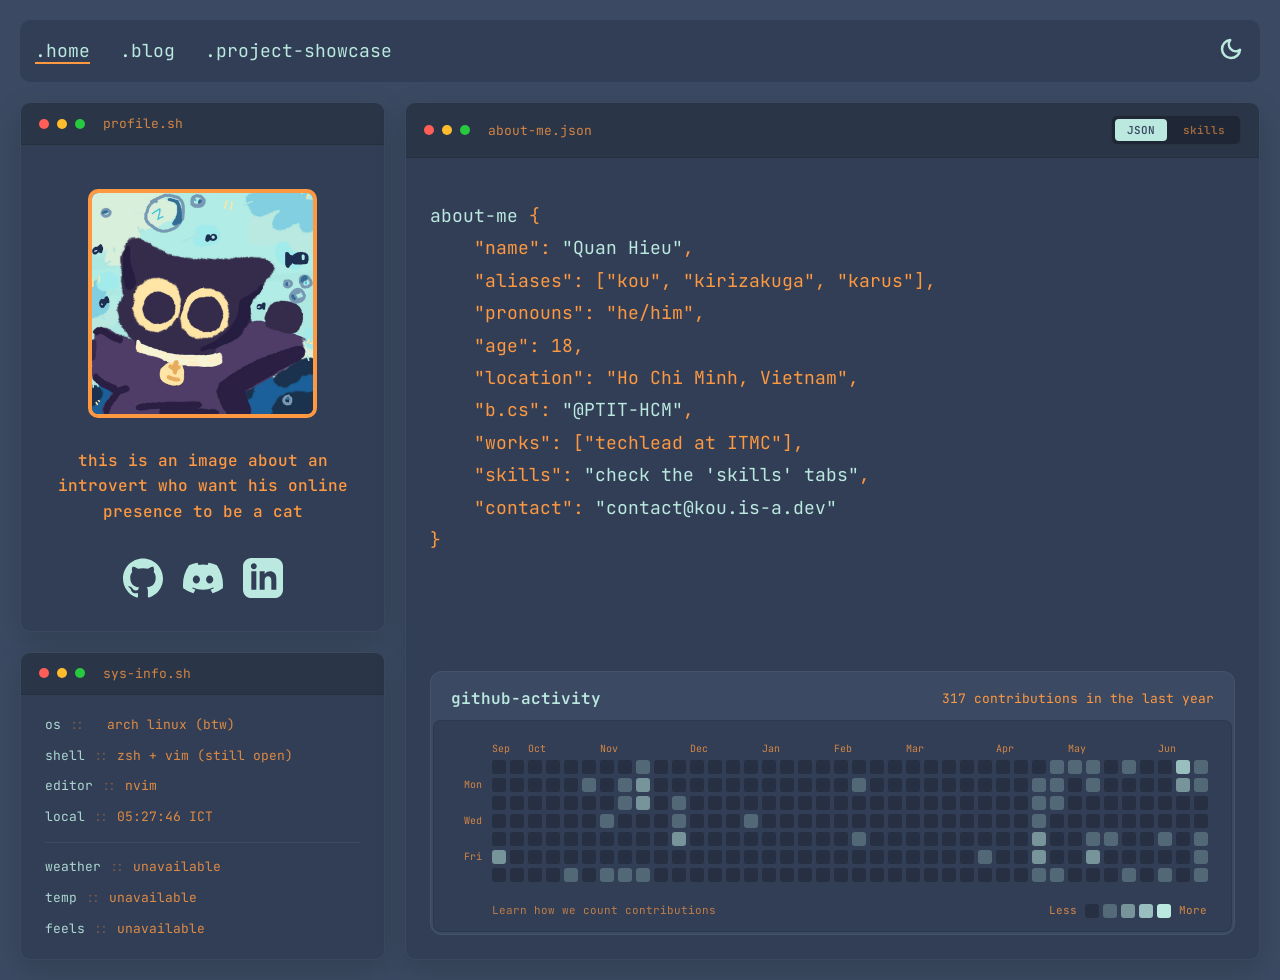
<file: index.html>
<!DOCTYPE html>
<html lang="en">

<head>
    <meta charset="UTF-8">
    <meta name="viewport" content="width=device-width, initial-scale=1.0">
    <link rel="stylesheet" href="style.css">
    <link rel="preconnect" href="https://fonts.googleapis.com">
    <link rel="preconnect" href="https://fonts.gstatic.com" crossorigin>
    <link href="https://fonts.googleapis.com/css2?family=JetBrains+Mono:wght@100;400;600&display=swap" rel="stylesheet">
    <link rel="icon" type="image/png" sizes="32x32" href="meomeo.jpg">
    <title>Kouu's Documentation</title>
</head>

<body>
    <script>
        if (localStorage.getItem('theme') === 'light') {
            document.body.classList.add('dark-mode');
        }
    </script>
    <div class="container">
        <div id="top-box">
            <div id="nav-links">
                <a href="./">
                    <span class="text-highlight nav-active">.home</span>
                </a>
                <a href="blog/">
                    <span class="text-highlight">.blog</span>
                </a>
                <a href="project/">
                    <span class="text-highlight">.project-showcase</span>
                </a>
            </div>
            <div id="LD-mode">
                <a id="theme-toggle" aria-label="Toggle Theme">
                    <svg class="theme-icon sun-icon" viewBox="0 0 512 512" fill="currentColor">
                        <path
                            d="M0 0 C1.17731689 0.00491455 2.35463379 0.0098291 3.56762695 0.01489258 C12.9382388 0.14015955 21.67135975 1.02197483 30.75 3.3125 C31.39372559 3.47347168 32.03745117 3.63444336 32.70068359 3.80029297 C66.50518451 12.53459067 95.41541139 35.00654309 113.13598633 64.90283203 C124.46282822 84.4915227 130.17567302 105.91969591 130.0625 128.5625 C130.05758545 129.73981689 130.0526709 130.91713379 130.04760742 132.13012695 C129.92234045 141.5007388 129.04052517 150.23385975 126.75 159.3125 C126.58902832 159.95622559 126.42805664 160.59995117 126.26220703 161.26318359 C117.52790933 195.06768451 95.05595691 223.97791139 65.15966797 241.69848633 C45.5709773 253.02532822 24.14280409 258.73817302 1.5 258.625 C0.32268311 258.62008545 -0.85463379 258.6151709 -2.06762695 258.61010742 C-11.4382388 258.48484045 -20.17135975 257.60302517 -29.25 255.3125 C-29.89372559 255.15152832 -30.53745117 254.99055664 -31.20068359 254.82470703 C-63.26584669 246.53981381 -91.97798344 225.59835068 -109.25 197.3125 C-126.6183024 167.70669063 -133.684497 133.05048798 -125.25 99.3125 C-125.08902832 98.66732422 -124.92805664 98.02214844 -124.76220703 97.35742188 C-116.02631735 63.55515134 -93.55430055 34.64610682 -63.65966797 16.92651367 C-44.0709773 5.59967178 -22.64280409 -0.11317302 0 0 Z"
                            fill="currentColor" transform="translate(255.25,126.6875)" />
                        <path
                            d="M0 0 C5.21166721 2.90218331 7.86441215 6.71229937 9.75 12.3125 C10.01069641 15.18919373 10.01069641 15.18919373 10.0246582 18.38452148 C10.03895622 20.18680458 10.03895622 20.18680458 10.05354309 22.02549744 C10.05263168 23.31516922 10.05172028 24.604841 10.05078125 25.93359375 C10.05467207 27.2797102 10.05900754 28.62582543 10.06376648 29.97193909 C10.07121321 32.78870632 10.07094867 35.60534817 10.06567383 38.42211914 C10.05988046 42.02112455 10.07681386 45.6196151 10.1000185 49.21853542 C10.11479266 51.99732941 10.11562259 54.77600043 10.11250877 57.55482674 C10.11326769 59.52342624 10.12710976 61.49200674 10.14118958 63.46055603 C10.13496078 64.66523026 10.12873199 65.86990448 10.12231445 67.11108398 C10.12294388 68.16633774 10.1235733 69.22159149 10.1242218 70.30882263 C9.47404127 75.52747244 7.26218715 79.35996991 3.1875 82.625 C2.28837891 83.36169922 2.28837891 83.36169922 1.37109375 84.11328125 C-3.2199931 87.50957923 -8.77424074 86.82203985 -14.25 86.3125 C-19.15713015 83.99276575 -22.0611048 80.59473069 -25.25 76.3125 C-26.30823299 73.13780102 -26.39580866 70.83548158 -26.42700195 67.49926758 C-26.43983719 66.30404984 -26.45267242 65.10883209 -26.46589661 63.87739563 C-26.47328354 62.58367538 -26.48067047 61.28995514 -26.48828125 59.95703125 C-26.48828125 59.95703125 -26.48828125 59.95703125 -26.48828125 59.95703125 C-26.49235678 59.29678137 -26.4964323 58.63653149 -26.50063133 57.95627403 C-26.52147721 54.45872691 -26.53578294 50.96121881 -26.54516602 47.46362305 C-26.55620258 43.86691826 -26.59057364 40.2708369 -26.63033772 36.67435169 C-26.65660269 33.89549178 -26.66486671 31.11677789 -26.66844749 28.33780479 C-26.67563307 26.37255892 -26.70203273 24.40741326 -26.72883606 22.44233704 C-26.70976684 14.54902665 -26.24209809 8.35610903 -20.43359375 2.47265625 C-19.85738281 2.11042969 -19.28117188 1.74820312 -18.6875 1.375 C-17.81931641 0.80458984 -17.81931641 0.80458984 -16.93359375 0.22265625 C-11.3849001 -2.77698556 -5.58878378 -2.59068856 0 0 Z"
                            fill="currentColor" transform="translate(264.25,425.6875)" />
                        <path
                            d="M0 0 C1.8022831 -0.01429802 1.8022831 -0.01429802 3.64097595 -0.02888489 C4.93064774 -0.02797348 6.22031952 -0.02706207 7.54907227 -0.02612305 C8.89518871 -0.03001387 10.24130394 -0.03434934 11.5874176 -0.03910828 C14.40418483 -0.04655501 17.22082669 -0.04629047 20.03759766 -0.04101562 C23.63660306 -0.03522225 27.23509361 -0.05215566 30.83401394 -0.0753603 C33.61280792 -0.09013446 36.39147895 -0.09096439 39.17030525 -0.08785057 C41.13890475 -0.08860949 43.10748525 -0.10245156 45.07603455 -0.11653137 C46.28070877 -0.11030258 47.485383 -0.10407379 48.7265625 -0.09765625 C50.30944313 -0.09860039 50.30944313 -0.09860039 51.92430115 -0.0995636 C57.14295096 0.55061693 60.97544842 2.76247105 64.24047852 6.8371582 C64.97717773 7.7362793 64.97717773 7.7362793 65.72875977 8.65356445 C69.12505775 13.2446513 68.43751837 18.79889894 67.92797852 24.2746582 C65.60824426 29.18178836 62.21020921 32.08576301 57.92797852 35.2746582 C54.75327953 36.3328912 52.4509601 36.42046687 49.11474609 36.45166016 C47.91952835 36.46595818 47.312463 36.46595818 45.47377014 36.48054504 C44.18409836 36.47963364 42.89442657 36.47872223 41.56567383 36.4777832 C40.21955738 36.48167403 38.87344215 36.48600949 37.52732849 36.49076843 C34.71056126 36.49821516 31.89391941 36.49795063 29.07714844 36.49267578 C25.48239677 36.58086078 21.88631542 36.61523184 18.28983021 36.65499592 C15.51097029 36.68126089 12.7322564 36.68952491 9.95328331 36.6931057 C7.98803743 36.70029127 6.02289178 36.72669094 4.05781555 36.75349426 C-3.83549484 36.73442505 -10.02841246 36.26675629 -15.91186523 30.45825195 C-16.45520508 29.59393555 -16.45520508 29.59393555 -17.00952148 28.7121582 C-17.38979492 28.13336914 -17.77006836 27.55458008 -18.16186523 26.95825195 C-20.3683194 22.87678523 -20.65294498 18.80102042 -20.07202148 14.2746582 C-18.31380204 8.99044433 -15.83770712 5.29680032 -11.07202148 2.2746582 C-7.25198999 0.45832543 -4.2162254 0.01842254 0 0 Z"
                            fill="currentColor" transform="translate(444.072021484375,237.725341796875)" />
                        <path
                            d="M0 0 C1.19521774 -0.01283524 2.39043549 -0.02567047 3.62187195 -0.03889465 C4.91559219 -0.04628159 6.20931244 -0.05366852 7.54223633 -0.0612793 C8.53261115 -0.06739259 8.53261115 -0.06739259 9.54299355 -0.07362938 C13.04054066 -0.09447526 16.53804877 -0.10878099 20.03564453 -0.11816406 C23.63234932 -0.12920063 27.22843068 -0.16357168 30.82491589 -0.20333576 C33.6037758 -0.22960074 36.38248969 -0.23786476 39.16146278 -0.24144554 C41.12670866 -0.24863111 43.09185432 -0.27503078 45.05693054 -0.30183411 C52.95024093 -0.28276489 59.14315855 0.18490387 65.02661133 5.9934082 C65.56995117 6.85772461 65.56995117 6.85772461 66.12426758 7.73950195 C66.50454102 8.31829102 66.88481445 8.89708008 67.27661133 9.4934082 C69.48306549 13.57487492 69.76769107 17.65063974 69.18676758 22.17700195 C67.42854813 27.46121583 64.95245322 31.15485984 60.18676758 34.17700195 C56.36673608 35.99333473 53.33097149 36.43323761 49.11474609 36.45166016 C47.312463 36.46595818 47.312463 36.46595818 45.47377014 36.48054504 C44.18409836 36.47963364 42.89442657 36.47872223 41.56567383 36.4777832 C40.21955738 36.48167403 38.87344215 36.48600949 37.52732849 36.49076843 C34.71056126 36.49821516 31.89391941 36.49795063 29.07714844 36.49267578 C25.47814303 36.48688241 21.87965248 36.50381581 18.28073215 36.52702045 C15.50193817 36.54179461 12.72326715 36.54262454 9.94444084 36.53951073 C7.97584134 36.54026965 6.00726084 36.55411171 4.03871155 36.56819153 C2.83403732 36.56196274 1.6293631 36.55573395 0.38818359 36.54931641 C-1.19469704 36.55026054 -1.19469704 36.55026054 -2.80955505 36.55122375 C-8.02820487 35.90104323 -11.86070233 33.6891891 -15.12573242 29.61450195 C-15.61686523 29.01508789 -16.61401367 28.41567383 -16.61401367 27.7980957 C-20.01031166 23.20700885 -19.32277227 17.65276122 -18.81323242 12.17700195 C-16.49349817 7.2698718 -13.09546311 4.36589715 -8.81323242 1.17700195 C-5.63853344 0.11876896 -3.336214 0.03119329 0 0 Z"
                            fill="currentColor" transform="translate(18.813232421875,237.822998046875)" />
                        <path
                            d="M0 0 C4.90713015 2.31973425 7.8111048 5.71776931 11 10 C12.05823299 13.17469898 12.14580866 15.47701842 12.17700195 18.81323242 C12.19625481 20.60605904 12.19625481 20.60605904 12.21589661 22.43510437 C12.22328354 23.72882462 12.23067047 25.02254486 12.23828125 26.35546875 C12.24235678 27.01571863 12.2464323 27.67596851 12.25063133 28.35622597 C12.27147721 31.85377309 12.28578294 35.35128119 12.29516602 38.84887695 C12.30620258 42.44558174 12.34057364 46.0416631 12.38033772 49.63814831 C12.40660269 52.41700822 12.41486671 55.19572211 12.41844749 57.97469521 C12.42563307 59.93994108 12.45203273 61.90508674 12.47883606 63.87016296 C12.45976684 71.76347335 11.99209809 77.95639097 6.18359375 83.83984375 C5.31927734 84.38318359 5.31927734 84.38318359 4.4375 84.9375 C3.85871094 85.31777344 3.27992188 85.69804688 2.68359375 86.08984375 C-1.39787297 88.29629792 -5.47363779 88.58092349 -10 88 C-15.28421388 86.24178055 -18.97785789 83.76568564 -22 79 C-23.81633278 75.1799685 -24.25623566 72.14420391 -24.2746582 67.92797852 C-24.28419022 66.72645645 -24.29372223 65.52493439 -24.30354309 64.28700256 C-24.30263168 62.99733078 -24.30172028 61.707659 -24.30078125 60.37890625 C-24.30467207 59.0327898 -24.30900754 57.68667457 -24.31376648 56.34056091 C-24.32121321 53.52379368 -24.32094867 50.70715183 -24.31567383 47.89038086 C-24.30988046 44.29137545 -24.32681386 40.6928849 -24.3500185 37.09396458 C-24.36479266 34.31517059 -24.36562259 31.53649957 -24.36250877 28.75767326 C-24.36326769 26.78907376 -24.37710976 24.82049326 -24.39118958 22.85194397 C-24.38496078 21.64726974 -24.37873199 20.44259552 -24.37231445 19.20141602 C-24.37294388 18.14616226 -24.3735733 17.09090851 -24.3742218 16.00367737 C-23.72404127 10.78502756 -21.51218715 6.95253009 -17.4375 3.6875 C-16.83808594 3.19636719 -16.23867187 2.70523437 -15.62109375 2.19921875 C-11.0300069 -1.19707923 -5.47575926 -0.50953985 0 0 Z "
                            fill="currentColor" transform="translate(262,0)" />
                        <path
                            d="M0 0 C0.90105469 -0.04898437 1.80210937 -0.09796875 2.73046875 -0.1484375 C11.05267403 1.26496618 17.10056254 8.22027452 22.80078125 13.96484375 C24.03830391 15.19806114 24.03830391 15.19806114 25.30082703 16.45619202 C27.03309661 18.18643002 28.76162328 19.92042266 30.48657227 21.65795898 C33.12383186 24.31132473 35.7767693 26.94825345 38.43164062 29.58398438 C40.11815057 31.27247611 41.80373001 32.96189788 43.48828125 34.65234375 C44.27890457 35.43689438 45.06952789 36.22144501 45.8841095 37.0297699 C50.37368891 41.57713247 54.26972617 45.58622584 55.2109375 52.15625 C55.15766877 58.33542325 54.98880976 63.1900118 50.3828125 67.80859375 C46.24652938 71.44070306 43.02518932 72.55196767 37.625 72.75 C36.72394531 72.79898438 35.82289063 72.84796875 34.89453125 72.8984375 C26.57232597 71.48503382 20.52443746 64.52972548 14.82421875 58.78515625 C13.99920364 57.96301132 13.17418854 57.14086639 12.32417297 56.29380798 C10.59190339 54.56356998 8.86337672 52.82957734 7.13842773 51.09204102 C4.50116814 48.43867527 1.8482307 45.80174655 -0.80664062 43.16601562 C-2.49315057 41.47752389 -4.17873001 39.78810212 -5.86328125 38.09765625 C-6.65390457 37.31310562 -7.44452789 36.52855499 -8.2591095 35.7202301 C-12.74868891 31.17286753 -16.64472617 27.16377416 -17.5859375 20.59375 C-17.53266877 14.41457675 -17.36380976 9.5599882 -12.7578125 4.94140625 C-8.62152938 1.30929694 -5.40018932 0.19803233 0 0 Z"
                            fill="currentColor" transform="translate(387.1875,369.625)" />
                        <path
                            d="M0 0 C4.39501144 3.96622984 7.31752403 7.42715906 8.5625 13.3125 C8.70077164 21.85461474 5.28903578 26.64336666 -0.48413086 32.63378906 C-2.11793766 34.28745012 -3.75768639 35.93525504 -5.40234375 37.578125 C-6.27266739 38.45273376 -7.14299103 39.32734253 -8.03968811 40.22845459 C-9.87539174 42.06988583 -11.71370106 43.90872272 -13.55444336 45.74511719 C-16.37045642 48.55796153 -19.17286441 51.38388962 -21.97460938 54.2109375 C-23.76220991 56.00081026 -25.55059495 57.78989993 -27.33984375 59.578125 C-28.17644028 60.42393127 -29.0130368 61.26973755 -29.87498474 62.14117432 C-30.6625264 62.92248718 -31.45006805 63.70380005 -32.26147461 64.50878906 C-32.94890244 65.19684631 -33.63633026 65.88490356 -34.34458923 66.59381104 C-39.02392396 70.43645979 -43.78799363 70.81786268 -49.6484375 70.68359375 C-54.9142787 69.98295662 -58.59146753 67.71809471 -61.81640625 63.515625 C-64.56375831 58.72929737 -65.47523278 53.75358538 -64.4375 48.3125 C-62.57276477 44.11174795 -60.55847342 41.05595769 -57.32080078 37.80761719 C-56.49629425 36.97365417 -55.67178772 36.13969116 -54.82229614 35.28045654 C-53.93476654 34.39899963 -53.04723694 33.51754272 -52.1328125 32.609375 C-51.21668182 31.69037415 -50.30055115 30.77137329 -49.35665894 29.82452393 C-47.4231088 27.88656697 -45.48427811 25.95409915 -43.54150391 24.02539062 C-41.05760157 21.55860319 -38.58744488 19.07855729 -36.1210804 16.59424973 C-33.75727278 14.21697114 -31.38207397 11.85121356 -29.0078125 9.484375 C-28.12433136 8.59482117 -27.24085022 7.70526733 -26.33059692 6.78875732 C-25.49978607 5.96740295 -24.66897522 5.14604858 -23.81298828 4.29980469 C-23.08701447 3.57621765 -22.36104065 2.85263062 -21.61306763 2.1071167 C-15.51316133 -2.92467067 -6.97713161 -3.42513733 0 0 Z"
                            fill="currentColor" transform="translate(133.4375,371.6875)" />
                        <path
                            d="M0 0 C4.39561435 2.4447518 7.06119522 5.34909665 9.02734375 9.98046875 C10.91056269 16.58950124 9.9300253 21.2056618 6.6484375 27.16015625 C4.72683716 29.46270752 4.72683716 29.46270752 2.53173828 31.66503906 C1.70723175 32.49900208 0.88272522 33.33296509 0.03323364 34.19219971 C-0.85429596 35.07365662 -1.74182556 35.95511353 -2.65625 36.86328125 C-3.57238068 37.7822821 -4.48851135 38.70128296 -5.43240356 39.64813232 C-7.3659537 41.58608928 -9.30478439 43.5185571 -11.24755859 45.44726562 C-13.73146093 47.91405306 -16.20161762 50.39409896 -18.6679821 52.87840652 C-21.03178972 55.25568511 -23.40698853 57.62144269 -25.78125 59.98828125 C-27.10647171 61.322612 -27.10647171 61.322612 -28.45846558 62.68389893 C-29.28927643 63.5052533 -30.12008728 64.32660767 -30.97607422 65.17285156 C-31.70204803 65.8964386 -32.42802185 66.62002563 -33.17599487 67.36553955 C-37.96639747 71.31712276 -42.69510368 71.59753445 -48.6953125 71.4765625 C-53.66935408 70.88406637 -56.27908535 68.29221547 -59.6015625 64.78515625 C-63.04479295 59.62031058 -63.57737452 55.5331209 -63.03125 49.50390625 C-60.9290011 42.2547721 -54.5508792 37.05307932 -49.38671875 31.89453125 C-48.51639511 31.01992249 -47.64607147 30.14531372 -46.74937439 29.24420166 C-44.91367076 27.40277042 -43.07536144 25.56393353 -41.23461914 23.72753906 C-38.41860608 20.91469472 -35.61619809 18.08876663 -32.81445312 15.26171875 C-31.02685259 13.47184599 -29.23846755 11.68275632 -27.44921875 9.89453125 C-26.61262222 9.04872498 -25.7760257 8.2029187 -24.91407776 7.33148193 C-23.73276527 6.15951263 -23.73276527 6.15951263 -22.52758789 4.96386719 C-21.84016006 4.27580994 -21.15273224 3.58775269 -20.44447327 2.87884521 C-14.75584904 -1.79262757 -6.84330999 -2.44403928 0 0 Z"
                            fill="currentColor" transform="translate(433.3515625,70.83984375)" />
                        <path
                            d="M0 0 C4.99221255 2.96511704 8.77934504 6.92239699 12.87036133 11.01245117 C13.76479446 11.89927078 14.6592276 12.78609039 15.58076477 13.69978333 C17.46651633 15.57474758 19.34868224 17.45266746 21.22607422 19.3359375 C23.61992322 21.73567868 26.03150517 24.11667276 28.4484129 26.49315929 C30.76722335 28.7797423 33.06766899 31.08465479 35.37036133 33.38745117 C36.2328801 34.23357468 37.09539886 35.07969818 37.98405457 35.95146179 C43.27984285 41.30875278 46.97875658 45.80378429 47.63598633 53.57104492 C46.78494502 59.9718345 44.74251114 63.93708884 39.85864258 68.34448242 C36.27023961 70.8287614 33.38095367 71.23220869 29.10864258 71.34448242 C28.18438477 71.38186523 27.26012695 71.41924805 26.30786133 71.45776367 C18.67004731 70.33121194 13.12008455 63.03720147 7.93676758 57.84838867 C7.03996277 56.95586899 6.14315796 56.0633493 5.21917725 55.14378357 C3.33061443 53.26094935 1.44432015 51.37612168 -0.4387207 49.48779297 C-2.84667803 47.07402449 -5.26585199 44.67185471 -7.68825912 42.27259922 C-10.00768748 39.97146918 -12.31608305 37.6593274 -14.62573242 35.34838867 C-15.49341248 34.48991837 -16.36109253 33.63144806 -17.25506592 32.7469635 C-18.05639954 31.93940109 -18.85773315 31.13183868 -19.68334961 30.29980469 C-20.38917175 29.59461197 -21.0949939 28.88941925 -21.82220459 28.16285706 C-25.32497443 23.91388806 -26.04387035 19.72491413 -25.88354492 14.37182617 C-25.25022493 9.50825342 -23.44320615 5.83930401 -19.91870117 2.42260742 C-13.96813086 -1.92729613 -6.88120635 -2.58297673 0 0 Z"
                            fill="currentColor" transform="translate(94.578857421875,70.968017578125)" />
                    </svg>
                    <svg class="theme-icon moon-icon" viewBox="0 0 24 24" fill="none" stroke="currentColor"
                        stroke-width="2.5" stroke-linecap="round" stroke-linejoin="round">
                        <path d="M21 12.79A9 9 0 1 1 11.21 3 7 7 0 0 0 21 12.79z"></path>
                    </svg>
                </a>
            </div>
        </div>
        <div class="bottom-row">
            <!-- left column: profile.sh + sys-info.sh stacked -->
            <div class="left-col">
                <div id="left-box" class="terminal-container">
                    <div class="terminal-header">
                        <span class="terminal-dot red-dot"></span>
                        <span class="terminal-dot yellow-dot"></span>
                        <span class="terminal-dot green-dot"></span>
                        <span class="terminal-title">profile.sh</span>
                    </div>
                    <div class="terminal-body">
                        <div id="img-holder">
                            <img src="meomeo.jpg"
                                alt="this is an image, if you can see this note means your internet is sucks">
                        </div>
                        <p class="text-highlight" id="image-caption">this is an image about an introvert who want his
                            online
                            presence to be a cat</p>
                        <br>
                        <div class="social-container" style="margin-bottom: 1px;">
                            <!-- GitHub -->
                            <a href="http://github.com/Kirizakuga" style="text-decoration: none;" target="_blank">
                                <svg viewBox="0 0 24 24" class="social-icon" fill="currentColor">
                                    <path
                                        d="M12 .297c-6.63 0-12 5.373-12 12 0 5.303 3.438 9.8 8.205 11.385.6.113.82-.258.82-.577 0-.285-.01-1.04-.015-2.04-3.338.724-4.042-1.61-4.042-1.61C4.422 18.07 3.633 17.7 3.633 17.7c-1.087-.744.084-.729.084-.729 1.205.084 1.838 1.236 1.838 1.236 1.07 1.835 2.809 1.305 3.495.998.108-.776.417-1.305.76-1.605-2.665-.3-5.466-1.332-5.466-5.93 0-1.31.465-2.38 1.235-3.22-.135-.303-.54-1.523.105-3.176 0 0 1.005-.322 3.3 1.23.96-.267 1.98-.399 3-.405 1.02.006 2.04.138 3 .405 2.28-1.552 3.285-1.23 3.285-1.23.645 1.653.24 2.873.12 3.176.765.84 1.23 1.91 1.23 3.22 0 4.61-2.805 5.625-5.475 5.92.42.36.81 1.096.81 2.22 0 1.606-.015 2.896-.015 3.286 0 .315.21.69.825.57C20.565 22.092 24 17.592 24 12.297c0-6.627-5.373-12-12-12" />
                                </svg>
                            </a>
                            <!-- Discord -->
                            <a href="https://discordapp.com/users/905485055168770108" style="text-decoration: none;"
                                target="_blank">
                                <svg viewBox="0 0 24 24" class="social-icon" fill="currentColor">
                                    <path
                                        d="M20.317 4.37a19.791 19.791 0 0 0-4.885-1.515.074.074 0 0 0-.079.037c-.21.375-.444.864-.608 1.25a18.27 18.27 0 0 0-5.487 0 12.64 12.64 0 0 0-.617-1.25.077.077 0 0 0-.079-.037A19.736 19.736 0 0 0 3.677 4.37a.07.07 0 0 0-.032.027C.533 9.046-.32 13.58.099 18.057a.082.082 0 0 0 .031.057 19.9 19.9 0 0 0 5.993 3.03.078.078 0 0 0 .084-.028c.462-.63.874-1.295 1.226-1.994.021-.041.001-.09-.041-.106a13.093 13.093 0 0 1-1.873-.894.077.077 0 0 1-.008-.128c.126-.093.252-.19.372-.287a.075.075 0 0 1 .077-.011c3.92 1.793 8.18 1.793 12.061 0a.073.073 0 0 1 .078.009c.12.099.246.195.373.289a.077.077 0 0 1-.006.127 12.299 12.299 0 0 1-1.873.894.077.077 0 0 0-.041.107c.36.698.772 1.362 1.225 1.993a.076.076 0 0 0 .084.028 19.839 19.839 0 0 0 6.002-3.03.077.077 0 0 0 .032-.054c.5-5.177-.838-9.674-3.549-13.66a.061.061 0 0 0-.031-.03zM8.02 15.33c-1.183 0-2.157-1.085-2.157-2.419 0-1.333.956-2.419 2.156-2.419 1.21 0 2.176 1.096 2.157 2.42 0 1.333-.956 2.418-2.156 2.418zm7.975 0c-1.183 0-2.157-1.085-2.157-2.419 0-1.333.955-2.419 2.156-2.419 1.21 0 2.176 1.096 2.157 2.42 0 1.333-.946 2.418-2.156 2.418z" />
                                </svg>
                            </a>
                            <!-- LinkedIn -->
                            <a href="https://www.linkedin.com/in/l%C3%AA-qu%C3%A1n-hi%E1%BA%BFu-7148a13a5/"
                                style="text-decoration: none;" target="_blank">
                                <svg viewBox="0 0 24 24" class="social-icon" fill="currentColor">
                                    <path
                                        d="M19 0h-14c-2.761 0-5 2.239-5 5v14c0 2.761 2.239 5 5 5h14c2.762 0 5-2.239 5-5v-14c0-2.761-2.238-5-5-5zm-11 19h-3v-11h3v11zm-1.5-12.268c-.966 0-1.75-.79-1.75-1.764s.784-1.764 1.75-1.764 1.75.79 1.75 1.764-.783 1.764-1.75 1.764zm13.5 12.268h-3v-5.604c0-3.368-4-3.113-4 0v5.604h-3v-11h3v1.765c1.396-2.586 7-2.777 7 2.476v6.759z" />
                                </svg>
                            </a>
                        </div>
                    </div>
                </div>

                <!-- sys-info.sh — corner window, same width as profile.sh -->
                <div id="sysinfo-box" class="terminal-container" aria-label="System Info">
                    <div class="terminal-header">
                        <span class="terminal-dot red-dot"></span>
                        <span class="terminal-dot yellow-dot"></span>
                        <span class="terminal-dot green-dot"></span>
                        <span class="terminal-title">sys-info.sh</span>
                    </div>
                    <div class="terminal-body sysinfo-terminal-body" id="sysinfo-widget">
                        <div class="sysinfo-row">
                            <span class="sysinfo-key">os</span>
                            <span class="sysinfo-val" id="sysinfo-os">arch linux (btw)</span>
                        </div>
                        <div class="sysinfo-row">
                            <span class="sysinfo-key">shell</span>
                            <span class="sysinfo-val" id="sysinfo-shell">zsh + vim (still open)</span>
                        </div>
                        <div class="sysinfo-row">
                            <span class="sysinfo-key">editor</span>
                            <span class="sysinfo-val" id="sysinfo-editor">nvim</span>
                        </div>
                        <div class="sysinfo-row">
                            <span class="sysinfo-key">local</span>
                            <span class="sysinfo-val" id="sysinfo-time">--:--:-- ICT</span>
                        </div>
                        <div class="sysinfo-divider"></div>
                        <div class="sysinfo-row">
                            <span class="sysinfo-key">weather</span>
                            <span class="sysinfo-val" id="sysinfo-weather">fetching...</span>
                        </div>
                        <div class="sysinfo-row">
                            <span class="sysinfo-key">temp</span>
                            <span class="sysinfo-val" id="sysinfo-temp">--°C</span>
                        </div>
                        <div class="sysinfo-row">
                            <span class="sysinfo-key">feels</span>
                            <span class="sysinfo-val" id="sysinfo-feels">--°C</span>
                        </div>
                    </div>
                </div>
            </div><!-- /.left-col -->

            <div id="right-box" class="terminal-container">
                <div class="terminal-header">
                    <span class="terminal-dot red-dot"></span>
                    <span class="terminal-dot yellow-dot"></span>
                    <span class="terminal-dot green-dot"></span>
                    <span class="terminal-title">about-me.json</span>
                    <div class="terminal-toggle-container">
                        <button id="toggle-json" class="toggle-tab active" aria-label="JSON View">JSON</button>
                        <button id="toggle-visual" class="toggle-tab" aria-label="Visual View">skills</button>
                    </div>
                </div>
                <div class="terminal-body">
                    <div id="about-me-json-view">
                        <p class="text-primary" id="about-me-title">
                            <span class="text-highlight">about-me</span>
                            {

                            <br>
                            &nbsp;&nbsp;&nbsp;&nbsp;"name": <span class="text-highlight">"Quan Hieu"</span>, <br>
                            &nbsp;&nbsp;&nbsp;&nbsp;"aliases": ["kou", "kirizakuga", "karus"], <br>
                            &nbsp;&nbsp;&nbsp;&nbsp;"pronouns": "he/him",<br>
                            &nbsp;&nbsp;&nbsp;&nbsp;"age": 18, <br>
                            &nbsp;&nbsp;&nbsp;&nbsp;"location": "Ho Chi Minh, Vietnam", <br>
                            &nbsp;&nbsp;&nbsp;&nbsp;"b.cs": <span class="text-highlight">"@PTIT-HCM"</span>,<br>
<!--                            &nbsp;&nbsp;&nbsp;&nbsp;"skills": {<br>-->
<!--                            &nbsp;&nbsp;&nbsp;&nbsp;&nbsp;&nbsp;&nbsp;&nbsp;"languages": ["python", "html", "css",-->
<!--                            "cpp", "js", "bash", "go"],<br>-->
<!--                            &nbsp;&nbsp;&nbsp;&nbsp;&nbsp;&nbsp;&nbsp;&nbsp;"misc": ["MLOps", "Machine Learning",-->
<!--                            "linux", "Data Engineering"],<br>-->
<!--                            &nbsp;&nbsp;&nbsp;&nbsp;&nbsp;&nbsp;&nbsp;&nbsp;"framework": ["PyTorch", "Tensorflow",-->
<!--                            "Flask"]<br>-->
<!--                            &nbsp;&nbsp;&nbsp;&nbsp;&nbsp;&nbsp;&nbsp;},<br>-->
                            &nbsp;&nbsp;&nbsp;&nbsp;"works": ["techlead at ITMC"],<br>
                            &nbsp;&nbsp;&nbsp;&nbsp;"skills": <span class="text-highlight">"check the 'skills' tabs"</span>,<br>
                            &nbsp;&nbsp;&nbsp;&nbsp;"contact": <span class="text-highlight">"<a href="mailto:contact@kou.is-a.dev" style="color: inherit; text-decoration: none;">contact@kou.is-a.dev</a>"</span><br>
                            }
                        </p>
                    </div>

                    <div id="about-me-visual-view" class="hidden">
                        <div class="tech-section">
                            <h4 class="tech-section-title">Languages <span class="tech-section-icon"></span></h4>
                            <div class="tech-grid">
                                <div class="tech-card">
                                    <img class="tech-icon" src="https://cdn.simpleicons.org/python" alt="Python"
                                        loading="lazy">
                                    <div class="tech-info">
                                        <span class="tech-name">Python</span>
                                        <span class="tech-desc">General purpose, high-level programming language</span>
                                    </div>
                                </div>
                                <div class="tech-card">
                                    <img class="tech-icon" src="https://cdn.simpleicons.org/html5" alt="HTML5"
                                        loading="lazy">
                                    <div class="tech-info">
                                        <span class="tech-name">HTML5</span>
                                        <span class="tech-desc">The standard markup language for Web pages</span>
                                    </div>
                                </div>
                                <div class="tech-card">
                                    <img class="tech-icon" src="https://cdn.simpleicons.org/css" alt="CSS3"
                                        loading="lazy">
                                    <div class="tech-info">
                                        <span class="tech-name">CSS3</span>
                                        <span class="tech-desc">Custom layout & styling</span>
                                    </div>
                                </div>
                                <div class="tech-card">
                                    <img class="tech-icon" src="https://cdn.simpleicons.org/cplusplus" alt="C++"
                                        loading="lazy">
                                    <div class="tech-info">
                                        <span class="tech-name">C++</span>
                                        <span class="tech-desc">High-performance systems</span>
                                    </div>
                                </div>
                                <div class="tech-card">
                                    <img class="tech-icon" src="https://cdn.simpleicons.org/javascript" alt="JavaScript"
                                        loading="lazy">
                                    <div class="tech-info">
                                        <span class="tech-name">JavaScript</span>
                                        <span class="tech-desc">Interactive client-side logic</span>
                                    </div>
                                </div>
                                <div class="tech-card">
                                    <img class="tech-icon" src="https://cdn.simpleicons.org/gnubash" alt="Bash"
                                        loading="lazy">
                                    <div class="tech-info">
                                        <span class="tech-name">Bash</span>
                                        <span class="tech-desc">Automation & shell scripting</span>
                                    </div>
                                </div>
                                <div class="tech-card">
                                    <img class="tech-icon" src="https://cdn.simpleicons.org/go" alt="Go" loading="lazy">
                                    <div class="tech-info">
                                        <span class="tech-name">Go</span>
                                        <span class="tech-desc">Concurrent backend services</span>
                                    </div>
                                </div>
                            </div>
                        </div>

                        <div class="tech-section">
                            <h4 class="tech-section-title">Frameworks & Libraries <span
                                    class="tech-section-icon"></span></h4>
                            <div class="tech-grid">
                                <div class="tech-card">
                                    <img class="tech-icon" src="https://cdn.simpleicons.org/pytorch" alt="PyTorch"
                                        loading="lazy">
                                    <div class="tech-info">
                                        <span class="tech-name">PyTorch</span>
                                        <span class="tech-desc">Deep learning model design</span>
                                    </div>
                                </div>
                                <div class="tech-card">
                                    <img class="tech-icon" src="https://cdn.simpleicons.org/tensorflow" alt="TensorFlow"
                                        loading="lazy">
                                    <div class="tech-info">
                                        <span class="tech-name">TensorFlow</span>
                                        <span class="tech-desc">ML modeling & deployment</span>
                                    </div>
                                </div>
                                <div class="tech-card">
                                    <img class="tech-icon" src="https://cdn.simpleicons.org/flask" alt="Flask"
                                        loading="lazy">
                                    <div class="tech-info">
                                        <span class="tech-name">Flask</span>
                                        <span class="tech-desc">Lightweight Python web APIs</span>
                                    </div>
                                </div>
                            </div>
                        </div>

                        <div class="tech-section">
                            <h4 class="tech-section-title">Tools, Domains & Infrastructure <span class="tech-section-icon"></span>
                            </h4>
                            <div class="tech-grid">
                                <div class="tech-card">
                                    <img class="tech-icon" src="https://cdn.simpleicons.org/archlinux" alt="ArchLinux"
                                        loading="lazy">
                                    <div class="tech-info">
                                        <span class="tech-name">ArchLinux</span>
                                        <span class="tech-desc">OS administration & setups</span>
                                    </div>
                                </div>
                                <div class="tech-card">
                                    <img class="tech-icon" src="https://cdn.simpleicons.org/mlflow" alt="MLOps"
                                        loading="lazy">
                                    <div class="tech-info">
                                        <span class="tech-name">MLOps (MLflow)</span>
                                        <span class="tech-desc">ML pipelines & workflows</span>
                                    </div>
                                </div>
                                <div class="tech-card">
                                    <img class="tech-icon" src="https://cdn.simpleicons.org/scikitlearn"
                                        alt="Machine Learning" loading="lazy">
                                    <div class="tech-info">
                                        <span class="tech-name">Machine Learning</span>
                                        <span class="tech-desc">Algorithms & data analysis</span>
                                    </div>
                                </div>
                                <div class="tech-card">
                                    <img class="tech-icon" src="https://cdn.simpleicons.org/postgresql" alt="PostgreSQL"
                                        loading="lazy">
                                    <div class="tech-info">
                                        <span class="tech-name">Data Engineering</span>
                                        <span class="tech-desc">Data processing & databases</span>
                                    </div>
                                </div>
                                <div class="tech-card">
                                    <svg class="tech-icon" role="img" viewBox="0 0 24 24" xmlns="http://www.w3.org/2000/svg" aria-label="AWS" fill="#FF9900">
                                        <path d="M6.763 10.036c0 .296.032.535.088.71.064.176.144.368.256.576.04.063.056.127.056.183 0 .08-.048.16-.152.24l-.503.335a.383.383 0 0 1-.208.072c-.08 0-.16-.04-.239-.112a2.47 2.47 0 0 1-.287-.375 6.18 6.18 0 0 1-.248-.471c-.622.734-1.405 1.101-2.347 1.101-.67 0-1.205-.191-1.596-.574-.391-.384-.59-.894-.59-1.533 0-.678.239-1.23.726-1.644.487-.415 1.133-.623 1.955-.623.272 0 .551.024.846.064.296.04.6.104.918.176v-.583c0-.607-.127-1.03-.375-1.277-.255-.248-.686-.367-1.3-.367-.28 0-.568.031-.863.103-.295.072-.583.16-.862.272a2.287 2.287 0 0 1-.28.104.488.488 0 0 1-.127.023c-.112 0-.168-.08-.168-.247v-.391c0-.128.016-.224.056-.28a.597.597 0 0 1 .224-.167c.279-.144.614-.264 1.005-.36a4.84 4.84 0 0 1 1.246-.151c.95 0 1.644.216 2.091.647.439.43.662 1.085.662 1.963v2.586zm-3.24 1.214c.263 0 .534-.048.822-.144.287-.096.543-.271.758-.51.128-.152.224-.32.272-.512.047-.191.08-.423.08-.694v-.335a6.66 6.66 0 0 0-.735-.136 6.02 6.02 0 0 0-.75-.048c-.535 0-.926.104-1.19.32-.263.215-.39.518-.39.917 0 .375.095.655.295.846.191.2.479.296.838.296zm6.41.862c-.144 0-.24-.024-.304-.08-.063-.048-.12-.16-.168-.311L7.586 5.55a1.398 1.398 0 0 1-.072-.32c0-.128.064-.2.191-.2h.783c.151 0 .255.025.31.08.065.048.113.16.16.312l1.342 5.284 1.245-5.284c.04-.16.088-.264.151-.312a.549.549 0 0 1 .32-.08h.638c.152 0 .256.025.32.08.063.048.12.16.151.312l1.261 5.348 1.381-5.348c.048-.16.104-.264.16-.312a.52.52 0 0 1 .311-.08h.743c.127 0 .2.065.2.2 0 .04-.009.08-.017.128a1.137 1.137 0 0 1-.056.2l-1.923 6.17c-.048.16-.104.264-.168.312a.438.438 0 0 1-.303.08h-.687c-.151 0-.255-.024-.32-.08-.063-.056-.119-.16-.15-.32l-1.238-5.148-1.23 5.14c-.04.16-.087.264-.15.32-.065.056-.177.08-.32.08zm10.256.215c-.415 0-.83-.048-1.229-.143-.399-.096-.71-.2-.918-.32-.128-.071-.215-.151-.247-.223a.563.563 0 0 1-.048-.224v-.407c0-.167.064-.247.183-.247.048 0 .096.008.144.024.048.016.12.048.2.08.271.12.566.215.878.279.319.064.63.096.95.096.502 0 .894-.088 1.165-.264a.86.86 0 0 0 .415-.758.777.777 0 0 0-.215-.559c-.144-.151-.415-.287-.807-.415l-1.157-.36c-.583-.183-1.014-.454-1.277-.813a1.902 1.902 0 0 1-.4-1.158c0-.335.073-.63.216-.886.144-.255.335-.479.575-.654.24-.184.51-.32.83-.415.32-.096.655-.136 1.006-.136.175 0 .359.008.535.032.183.024.35.056.51.088.16.04.312.08.455.127.144.048.256.096.336.144a.69.69 0 0 1 .24.2.43.43 0 0 1 .071.263v.375c0 .168-.064.256-.184.256a.83.83 0 0 1-.303-.096 3.652 3.652 0 0 0-1.532-.311c-.455 0-.815.071-1.07.223-.256.152-.384.384-.384.71 0 .224.08.416.24.567.159.152.454.304.877.44l1.134.358c.574.184.99.44 1.237.767.247.327.367.702.367 1.117 0 .343-.072.655-.207.926-.144.272-.336.511-.583.703-.248.2-.543.343-.886.439a3.698 3.698 0 0 1-1.125.158zM21.698 16.207c-2.626 1.94-6.442 2.97-9.722 2.97-4.598 0-8.74-1.7-11.87-4.526-.247-.223-.024-.527.27-.351 3.384 1.963 7.559 3.153 11.877 3.153 2.914 0 6.114-.607 9.06-1.852.439-.2.814.287.385.606zm1.094-1.246c-.336-.43-2.22-.207-3.074-.103-.255.032-.295-.192-.063-.36 1.5-1.053 3.967-.75 4.254-.399.287.36-.08 2.826-1.485 4.007-.215.184-.423.088-.327-.151.32-.79 1.03-2.57.695-2.994z"/>
                                    </svg>
                                    <div class="tech-info">
                                        <span class="tech-name">AWS</span>
                                        <span class="tech-desc">Cloud computing</span>
                                    </div>
                                </div>
                                <div class="tech-card">
                                    <img class="tech-icon" src="https://cdn.simpleicons.org/docker" alt="Docker"
                                        loading="lazy">
                                    <div class="tech-info">
                                        <span class="tech-name">Docker</span>
                                        <span class="tech-desc">Containerization</span>
                                    </div>
                                </div>
                                <div class="tech-card">
                                    <img class="tech-icon" src="https://cdn.simpleicons.org/git" alt="Git"
                                        loading="lazy">
                                    <div class="tech-info">
                                        <span class="tech-name">Git/ Github</span>
                                        <span class="tech-desc">Version control</span>
                                    </div>
                                </div>
                                <div class="tech-card">
                                    <img class="tech-icon" src="https://cdn.simpleicons.org/githubactions" alt="CI/CD pipeline control"
                                         loading="lazy">
                                    <div class="tech-info">
                                        <span class="tech-name">Github Actions</span>
                                        <span class="tech-desc">CI/CD pipeline control</span>
                                    </div>
                                </div>
                            </div>
                        </div>
                    </div>

                    <!-- GitHub Heatmap Section -->
                    <div class="heatmap-section">
                        <div class="heatmap-header">
                            <h3>github-activity</h3>
                            <span id="total-contributions">Loading stats...</span>
                        </div>
                        <div class="heatmap-inner-wrap">
                            <div class="heatmap-container-inner">
                                <!-- Weekday labels column -->
                                <div class="heatmap-days-labels">
                                    <div></div>
                                    <div>Mon</div>
                                    <div></div>
                                    <div>Wed</div>
                                    <div></div>
                                    <div>Fri</div>
                                    <div></div>
                                </div>
                                <!-- Calendar scroll wrapper (months + grid cells) -->
                                <div class="heatmap-grid-wrapper">
                                    <div class="heatmap-months-labels" id="heatmap-months-labels"></div>
                                    <div class="heatmap-grid" id="heatmap-grid"></div>
                                </div>
                            </div>
                            <!-- Heatmap Footer (Learn more link & Less/More legend) -->
                            <div class="heatmap-footer">
                                <span class="heatmap-help"
                                    onclick="window.open('https://docs.github.com/en/account-and-profile/concepts/contributions-on-your-profile')">Learn
                                    how we count contributions</span>
                                <div class="heatmap-legend">
                                    <span>Less</span>
                                    <div class="heatmap-cell level-0"></div>
                                    <div class="heatmap-cell level-1"></div>
                                    <div class="heatmap-cell level-2"></div>
                                    <div class="heatmap-cell level-3"></div>
                                    <div class="heatmap-cell level-4"></div>
                                    <span>More</span>
                                </div>
                            </div>
                        </div>
                        <div id="heatmap-tooltip" class="heatmap-tooltip"
                            style="opacity: 0; pointer-events: none; position: absolute;"></div>
                    </div>
                </div>
            </div>
        </div>
    </div>

    <script src="scripts.js"></script>
</body>

</html>
</file>
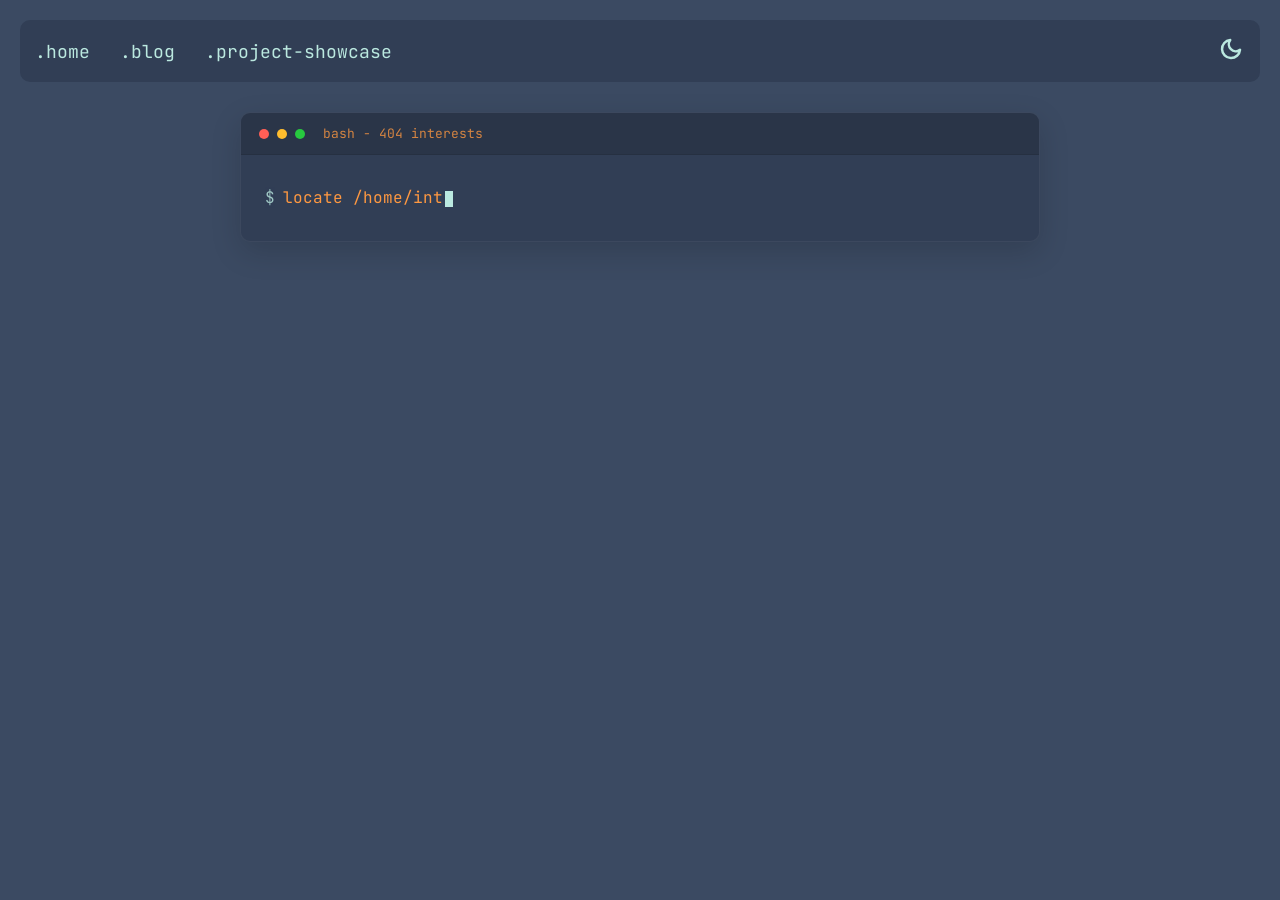
<file: about/index.html>
<!DOCTYPE html>
<html lang="en">

<head>
    <meta charset="UTF-8">
    <meta name="viewport" content="width=device-width, initial-scale=1.0">
    <link rel="stylesheet" href="../style.css">
    <link rel="preconnect" href="https://fonts.googleapis.com">
    <link rel="preconnect" href="https://fonts.gstatic.com" crossorigin>
    <link href="https://fonts.googleapis.com/css2?family=JetBrains+Mono:wght@100;400;600&display=swap" rel="stylesheet">
    <link rel="icon" type="image/png" sizes="32x32" href="../meomeo.jpg">
    <title>Kouu's Documentation - 404 interests</title>
    <link rel="stylesheet" href="../project/interest-styles.css">
</head>

<body>
    <script>
        if (localStorage.getItem('theme') === 'light') {
            document.body.classList.add('dark-mode');
        }
    </script>
    <div class="container">
        <div id="top-box">
            <div id="nav-links">
                <a href="../">
                    <span class="text-highlight">.home</span>
                </a>
                <a href="../blog/">
                    <span class="text-highlight">.blog</span>
                </a>
                <a href="../project/">
                    <span class="text-highlight">.project-showcase</span>
                </a>
            </div>
            <div id="LD-mode">
                <a id="theme-toggle" aria-label="Toggle Theme">
                    <svg class="theme-icon sun-icon" viewBox="0 0 512 512" fill="currentColor">
                        <path
                            d="M0 0 C1.17731689 0.00491455 2.35463379 0.0098291 3.56762695 0.01489258 C12.9382388 0.14015955 21.67135975 1.02197483 30.75 3.3125 C31.39372559 3.47347168 32.03745117 3.63444336 32.70068359 3.80029297 C66.50518451 12.53459067 95.41541139 35.00654309 113.13598633 64.90283203 C124.46282822 84.4915227 130.17567302 105.91969591 130.0625 128.5625 C130.05758545 129.73981689 130.0526709 130.91713379 130.04760742 132.13012695 C129.92234045 141.5007388 129.04052517 150.23385975 126.75 159.3125 C126.58902832 159.95622559 126.42805664 160.59995117 126.26220703 161.26318359 C117.52790933 195.06768451 95.05595691 223.97791139 65.15966797 241.69848633 C45.5709773 253.02532822 24.14280409 258.73817302 1.5 258.625 C0.32268311 258.62008545 -0.85463379 258.6151709 -2.06762695 258.61010742 C-11.4382388 258.48484045 -20.17135975 257.60302517 -29.25 255.3125 C-29.89372559 255.15152832 -30.53745117 254.99055664 -31.20068359 254.82470703 C-63.26584669 246.53981381 -91.97798344 225.59835068 -109.25 197.3125 C-126.6183024 167.70669063 -133.684497 133.05048798 -125.25 99.3125 C-125.08902832 98.66732422 -124.92805664 98.02214844 -124.76220703 97.35742188 C-116.02631735 63.55515134 -93.55430055 34.64610682 -63.65966797 16.92651367 C-44.0709773 5.59967178 -22.64280409 -0.11317302 0 0 Z"
                            fill="currentColor" transform="translate(255.25,126.6875)" />
                        <path
                            d="M0 0 C5.21166721 2.90218331 7.86441215 6.71229937 9.75 12.3125 C10.01069641 15.18919373 10.01069641 15.18919373 10.0246582 18.38452148 C10.03895622 20.18680458 10.03895622 20.18680458 10.05354309 22.02549744 C10.05263168 23.31516922 10.05172028 24.604841 10.05078125 25.93359375 C10.05467207 27.2797102 10.05900754 28.62582543 10.06376648 29.97193909 C10.07121321 32.78870632 10.07094867 35.60534817 10.06567383 38.42211914 C10.05988046 42.02112455 10.07681386 45.6196151 10.1000185 49.21853542 C10.11479266 51.99732941 10.11562259 54.77600043 10.11250877 57.55482674 C10.11326769 59.52342624 10.12710976 61.49200674 10.14118958 63.46055603 C10.13496078 64.66523026 10.12873199 65.86990448 10.12231445 67.11108398 C10.12294388 68.16633774 10.1235733 69.22159149 10.1242218 70.30882263 C9.47404127 75.52747244 7.26218715 79.35996991 3.1875 82.625 C2.28837891 83.36169922 2.28837891 83.36169922 1.37109375 84.11328125 C-3.2199931 87.50957923 -8.77424074 86.82203985 -14.25 86.3125 C-19.15713015 83.99276575 -22.0611048 80.59473069 -25.25 76.3125 C-26.30823299 73.13780102 -26.39580866 70.83548158 -26.42700195 67.49926758 C-26.43983719 66.30404984 -26.45267242 65.10883209 -26.46589661 63.87739563 C-26.47328354 62.58367538 -26.48067047 61.28995514 -26.48828125 59.95703125 C-26.48828125 59.95703125 -26.48828125 59.95703125 -26.48828125 59.95703125 C-26.49235678 59.29678137 -26.4964323 58.63653149 -26.50063133 57.95627403 C-26.52147721 54.45872691 -26.53578294 50.96121881 -26.54516602 47.46362305 C-26.55620258 43.86691826 -26.59057364 40.2708369 -26.63033772 36.67435169 C-26.65660269 33.89549178 -26.66486671 31.11677789 -26.66844749 28.33780479 C-26.67563307 26.37255892 -26.70203273 24.40741326 -26.72883606 22.44233704 C-26.70976684 14.54902665 -26.24209809 8.35610903 -20.43359375 2.47265625 C-19.85738281 2.11042969 -19.28117188 1.74820312 -18.6875 1.375 C-17.81931641 0.80458984 -17.81931641 0.80458984 -16.93359375 0.22265625 C-11.3849001 -2.77698556 -5.58878378 -2.59068856 0 0 Z"
                            fill="currentColor" transform="translate(264.25,425.6875)" />
                        <path
                            d="M0 0 C1.8022831 -0.01429802 1.8022831 -0.01429802 3.64097595 -0.02888489 C4.93064774 -0.02797348 6.22031952 -0.02706207 7.54907227 -0.02612305 C8.89518871 -0.03001387 10.24130394 -0.03434934 11.5874176 -0.03910828 C14.40418483 -0.04655501 17.22082669 -0.04629047 20.03759766 -0.04101562 C23.63660306 -0.03522225 27.23509361 -0.05215566 30.83401394 -0.0753603 C33.61280792 -0.09013446 36.39147895 -0.09096439 39.17030525 -0.08785057 C41.13890475 -0.08860949 43.10748525 -0.10245156 45.07603455 -0.11653137 C46.28070877 -0.11030258 47.485383 -0.10407379 48.7265625 -0.09765625 C50.30944313 -0.09860039 50.30944313 -0.09860039 51.92430115 -0.0995636 C57.14295096 0.55061693 60.97544842 2.76247105 64.24047852 6.8371582 C64.97717773 7.7362793 64.97717773 7.7362793 65.72875977 8.65356445 C69.12505775 13.2446513 68.43751837 18.79889894 67.92797852 24.2746582 C65.60824426 29.18178836 62.21020921 32.08576301 57.92797852 35.2746582 C54.75327953 36.3328912 52.4509601 36.42046687 49.11474609 36.45166016 C47.91952835 36.46595818 47.312463 36.46595818 45.47377014 36.48054504 C44.18409836 36.47963364 42.89442657 36.47872223 41.56567383 36.4777832 C40.21955738 36.48167403 38.87344215 36.48600949 37.52732849 36.49076843 C34.71056126 36.49821516 31.89391941 36.49795063 29.07714844 36.49267578 C25.48239677 36.58086078 21.88631542 36.61523184 18.28983021 36.65499592 C15.51097029 36.68126089 12.7322564 36.68952491 9.95328331 36.6931057 C7.98803743 36.70029127 6.02289178 36.72669094 4.05781555 36.75349426 C-3.83549484 36.73442505 -10.02841246 36.26675629 -15.91186523 30.45825195 C-16.45520508 29.59393555 -16.45520508 29.59393555 -17.00952148 28.7121582 C-17.38979492 28.13336914 -17.77006836 27.55458008 -18.16186523 26.95825195 C-20.3683194 22.87678523 -20.65294498 18.80102042 -20.07202148 14.2746582 C-18.31380204 8.99044433 -15.83770712 5.29680032 -11.07202148 2.2746582 C-7.25198999 0.45832543 -4.2162254 0.01842254 0 0 Z"
                            fill="currentColor" transform="translate(444.072021484375,237.725341796875)" />
                        <path
                            d="M0 0 C1.19521774 -0.01283524 2.39043549 -0.02567047 3.62187195 -0.03889465 C4.91559219 -0.04628159 6.20931244 -0.05366852 7.54223633 -0.0612793 C8.53261115 -0.06739259 8.53261115 -0.06739259 9.54299355 -0.07362938 C13.04054066 -0.09447526 16.53804877 -0.10878099 20.03564453 -0.11816406 C23.63234932 -0.12920063 27.22843068 -0.16357168 30.82491589 -0.20333576 C33.6037758 -0.22960074 36.38248969 -0.23786476 39.16146278 -0.24144554 C41.12670866 -0.24863111 43.09185432 -0.27503078 45.05693054 -0.30183411 C52.95024093 -0.28276489 59.14315855 0.18490387 65.02661133 5.9934082 C65.56995117 6.85772461 65.56995117 6.85772461 66.12426758 7.73950195 C66.50454102 8.31829102 66.88481445 8.89708008 67.27661133 9.4934082 C69.48306549 13.57487492 69.76769107 17.65063974 69.18676758 22.17700195 C67.42854813 27.46121583 64.95245322 31.15485984 60.18676758 34.17700195 C56.36673608 35.99333473 53.33097149 36.43323761 49.11474609 36.45166016 C47.312463 36.46595818 47.312463 36.46595818 45.47377014 36.48054504 C44.18409836 36.47963364 42.89442657 36.47872223 41.56567383 36.4777832 C40.21955738 36.48167403 38.87344215 36.48600949 37.52732849 36.49076843 C34.71056126 36.49821516 31.89391941 36.49795063 29.07714844 36.49267578 C25.47814303 36.48688241 21.87965248 36.50381581 18.28073215 36.52702045 C15.50193817 36.54179461 12.72326715 36.54262454 9.94444084 36.53951073 C7.97584134 36.54026965 6.00726084 36.55411171 4.03871155 36.56819153 C2.83403732 36.56196274 1.6293631 36.55573395 0.38818359 36.54931641 C-1.19469704 36.55026054 -1.19469704 36.55026054 -2.80955505 36.55122375 C-8.02820487 35.90104323 -11.86070233 33.6891891 -15.12573242 29.61450195 C-15.61686523 29.01508789 -16.61401367 28.41567383 -16.61401367 27.7980957 C-20.01031166 23.20700885 -19.32277227 17.65276122 -18.81323242 12.17700195 C-16.49349817 7.2698718 -13.09546311 4.36589715 -8.81323242 1.17700195 C-5.63853344 0.11876896 -3.336214 0.03119329 0 0 Z"
                            fill="currentColor" transform="translate(18.813232421875,237.822998046875)" />
                        <path
                            d="M0 0 C4.90713015 2.31973425 7.8111048 5.71776931 11 10 C12.05823299 13.17469898 12.14580866 15.47701842 12.17700195 18.81323242 C12.19625481 20.60605904 12.19625481 20.60605904 12.21589661 22.43510437 C12.22328354 23.72882462 12.23067047 25.02254486 12.23828125 26.35546875 C12.24235678 27.01571863 12.2464323 27.67596851 12.25063133 28.35622597 C12.27147721 31.85377309 12.28578294 35.35128119 12.29516602 38.84887695 C12.30620258 42.44558174 12.34057364 46.0416631 12.38033772 49.63814831 C12.40660269 52.41700822 12.41486671 55.19572211 12.41844749 57.97469521 C12.42563307 59.93994108 12.45203273 61.90508674 12.47883606 63.87016296 C12.45976684 71.76347335 11.99209809 77.95639097 6.18359375 83.83984375 C5.31927734 84.38318359 5.31927734 84.38318359 4.4375 84.9375 C3.85871094 85.31777344 3.27992188 85.69804688 2.68359375 86.08984375 C-1.39787297 88.29629792 -5.47363779 88.58092349 -10 88 C-15.28421388 86.24178055 -18.97785789 83.76568564 -22 79 C-23.81633278 75.1799685 -24.25623566 72.14420391 -24.2746582 67.92797852 C-24.28419022 66.72645645 -24.29372223 65.52493439 -24.30354309 64.28700256 C-24.30263168 62.99733078 -24.30172028 61.707659 -24.30078125 60.37890625 C-24.30467207 59.0327898 -24.30900754 57.68667457 -24.31376648 56.34056091 C-24.32121321 53.52379368 -24.32094867 50.70715183 -24.31567383 47.89038086 C-24.30988046 44.29137545 -24.32681386 40.6928849 -24.3500185 37.09396458 C-24.36479266 34.31517059 -24.36562259 31.53649957 -24.36250877 28.75767326 C-24.36326769 26.78907376 -24.37710976 24.82049326 -24.39118958 22.85194397 C-24.38496078 21.64726974 -24.37873199 20.44259552 -24.37231445 19.20141602 C-24.37294388 18.14616226 -24.3735733 17.09090851 -24.3742218 16.00367737 C-23.72404127 10.78502756 -21.51218715 6.95253009 -17.4375 3.6875 C-16.83808594 3.19636719 -16.23867187 2.70523437 -15.62109375 2.19921875 C-11.0300069 -1.19707923 -5.47575926 -0.50953985 0 0 Z "
                            fill="currentColor" transform="translate(262,0)" />
                        <path
                            d="M0 0 C0.90105469 -0.04898437 1.80210937 -0.09796875 2.73046875 -0.1484375 C11.05267403 1.26496618 17.10056254 8.22027452 22.80078125 13.96484375 C24.03830391 15.19806114 24.03830391 15.19806114 25.30082703 16.45619202 C27.03309661 18.18643002 28.76162328 19.92042266 30.48657227 21.65795898 C33.12383186 24.31132473 35.7767693 26.94825345 38.43164062 29.58398438 C40.11815057 31.27247611 41.80373001 32.96189788 43.48828125 34.65234375 C44.27890457 35.43689438 45.06952789 36.22144501 45.8841095 37.0297699 C50.37368891 41.57713247 54.26972617 45.58622584 55.2109375 52.15625 C55.15766877 58.33542325 54.98880976 63.1900118 50.3828125 67.80859375 C46.24652938 71.44070306 43.02518932 72.55196767 37.625 72.75 C36.72394531 72.79898438 35.82289063 72.84796875 34.89453125 72.8984375 C26.57232597 71.48503382 20.52443746 64.52972548 14.82421875 58.78515625 C13.99920364 57.96301132 13.17418854 57.14086639 12.32417297 56.29380798 C10.59190339 54.56356998 8.86337672 52.82957734 7.13842773 51.09204102 C4.50116814 48.43867527 1.8482307 45.80174655 -0.80664062 43.16601562 C-2.49315057 41.47752389 -4.17873001 39.78810212 -5.86328125 38.09765625 C-6.65390457 37.31310562 -7.44452789 36.52855499 -8.2591095 35.7202301 C-12.74868891 31.17286753 -16.64472617 27.16377416 -17.5859375 20.59375 C-17.53266877 14.41457675 -17.36380976 9.5599882 -12.7578125 4.94140625 C-8.62152938 1.30929694 -5.40018932 0.19803233 0 0 Z"
                            fill="currentColor" transform="translate(387.1875,369.625)" />
                        <path
                            d="M0 0 C4.39501144 3.96622984 7.31752403 7.42715906 8.5625 13.3125 C8.70077164 21.85461474 5.28903578 26.64336666 -0.48413086 32.63378906 C-2.11793766 34.28745012 -3.75768639 35.93525504 -5.40234375 37.578125 C-6.27266739 38.45273376 -7.14299103 39.32734253 -8.03968811 40.22845459 C-9.87539174 42.06988583 -11.71370106 43.90872272 -13.55444336 45.74511719 C-16.37045642 48.55796153 -19.17286441 51.38388962 -21.97460938 54.2109375 C-23.76220991 56.00081026 -25.55059495 57.78989993 -27.33984375 59.578125 C-28.17644028 60.42393127 -29.0130368 61.26973755 -29.87498474 62.14117432 C-30.6625264 62.92248718 -31.45006805 63.70380005 -32.26147461 64.50878906 C-32.94890244 65.19684631 -33.63633026 65.88490356 -34.34458923 66.59381104 C-39.02392396 70.43645979 -43.78799363 70.81786268 -49.6484375 70.68359375 C-54.9142787 69.98295662 -58.59146753 67.71809471 -61.81640625 63.515625 C-64.56375831 58.72929737 -65.47523278 53.75358538 -64.4375 48.3125 C-62.57276477 44.11174795 -60.55847342 41.05595769 -57.32080078 37.80761719 C-56.49629425 36.97365417 -55.67178772 36.13969116 -54.82229614 35.28045654 C-53.93476654 34.39899963 -53.04723694 33.51754272 -52.1328125 32.609375 C-51.21668182 31.69037415 -50.30055115 30.77137329 -49.35665894 29.82452393 C-47.4231088 27.88656697 -45.48427811 25.95409915 -43.54150391 24.02539062 C-41.05760157 21.55860319 -38.58744488 19.07855729 -36.1210804 16.59424973 C-33.75727278 14.21697114 -31.38207397 11.85121356 -29.0078125 9.484375 C-28.12433136 8.59482117 -27.24085022 7.70526733 -26.33059692 6.78875732 C-25.49978607 5.96740295 -24.66897522 5.14604858 -23.81298828 4.29980469 C-23.08701447 3.57621765 -22.36104065 2.85263062 -21.61306763 2.1071167 C-15.51316133 -2.92467067 -6.97713161 -3.42513733 0 0 Z"
                            fill="currentColor" transform="translate(133.4375,371.6875)" />
                        <path
                            d="M0 0 C4.39561435 2.4447518 7.06119522 5.34909665 9.02734375 9.98046875 C10.91056269 16.58950124 9.9300253 21.2056618 6.6484375 27.16015625 C4.72683716 29.46270752 4.72683716 29.46270752 2.53173828 31.66503906 C1.70723175 32.49900208 0.88272522 33.33296509 0.03323364 34.19219971 C-0.85429596 35.07365662 -1.74182556 35.95511353 -2.65625 36.86328125 C-3.57238068 37.7822821 -4.48851135 38.70128296 -5.43240356 39.64813232 C-7.3659537 41.58608928 -9.30478439 43.5185571 -11.24755859 45.44726562 C-13.73146093 47.91405306 -16.20161762 50.39409896 -18.6679821 52.87840652 C-21.03178972 55.25568511 -23.40698853 57.62144269 -25.78125 59.98828125 C-27.10647171 61.322612 -27.10647171 61.322612 -28.45846558 62.68389893 C-29.28927643 63.5052533 -30.12008728 64.32660767 -30.97607422 65.17285156 C-31.70204803 65.8964386 -32.42802185 66.62002563 -33.17599487 67.36553955 C-37.96639747 71.31712276 -42.69510368 71.59753445 -48.6953125 71.4765625 C-53.66935408 70.88406637 -56.27908535 68.29221547 -59.6015625 64.78515625 C-63.04479295 59.62031058 -63.57737452 55.5331209 -63.03125 49.50390625 C-60.9290011 42.2547721 -54.5508792 37.05307932 -49.38671875 31.89453125 C-48.51639511 31.01992249 -47.64607147 30.14531372 -46.74937439 29.24420166 C-44.91367076 27.40277042 -43.07536144 25.56393353 -41.23461914 23.72753906 C-38.41860608 20.91469472 -35.61619809 18.08876663 -32.81445312 15.26171875 C-31.02685259 13.47184599 -29.23846755 11.68275632 -27.44921875 9.89453125 C-26.61262222 9.04872498 -25.7760257 8.2029187 -24.91407776 7.33148193 C-23.73276527 6.15951263 -23.73276527 6.15951263 -22.52758789 4.96386719 C-21.84016006 4.27580994 -21.15273224 3.58775269 -20.44447327 2.87884521 C-14.75584904 -1.79262757 -6.84330999 -2.44403928 0 0 Z"
                            fill="currentColor" transform="translate(433.3515625,70.83984375)" />
                        <path
                            d="M0 0 C4.99221255 2.96511704 8.77934504 6.92239699 12.87036133 11.01245117 C13.76479446 11.89927078 14.6592276 12.78609039 15.58076477 13.69978333 C17.46651633 15.57474758 19.34868224 17.45266746 21.22607422 19.3359375 C23.61992322 21.73567868 26.03150517 24.11667276 28.4484129 26.49315929 C30.76722335 28.7797423 33.06766899 31.08465479 35.37036133 33.38745117 C36.2328801 34.23357468 37.09539886 35.07969818 37.98405457 35.95146179 C43.27984285 41.30875278 46.97875658 45.80378429 47.63598633 53.57104492 C46.78494502 59.9718345 44.74251114 63.93708884 39.85864258 68.34448242 C36.27023961 70.8287614 33.38095367 71.23220869 29.10864258 71.34448242 C28.18438477 71.38186523 27.26012695 71.41924805 26.30786133 71.45776367 C18.67004731 70.33121194 13.12008455 63.03720147 7.93676758 57.84838867 C7.03996277 56.95586899 6.14315796 56.0633493 5.21917725 55.14378357 C3.33061443 53.26094935 1.44432015 51.37612168 -0.4387207 49.48779297 C-2.84667803 47.07402449 -5.26585199 44.67185471 -7.68825912 42.27259922 C-10.00768748 39.97146918 -12.31608305 37.6593274 -14.62573242 35.34838867 C-15.49341248 34.48991837 -16.36109253 33.63144806 -17.25506592 32.7469635 C-18.05639954 31.93940109 -18.85773315 31.13183868 -19.68334961 30.29980469 C-20.38917175 29.59461197 -21.0949939 28.88941925 -21.82220459 28.16285706 C-25.32497443 23.91388806 -26.04387035 19.72491413 -25.88354492 14.37182617 C-25.25022493 9.50825342 -23.44320615 5.83930401 -19.91870117 2.42260742 C-13.96813086 -1.92729613 -6.88120635 -2.58297673 0 0 Z"
                            fill="currentColor" transform="translate(94.578857421875,70.968017578125)" />
                    </svg>
                    <svg class="theme-icon moon-icon" viewBox="0 0 24 24" fill="none" stroke="currentColor"
                        stroke-width="2.5" stroke-linecap="round" stroke-linejoin="round">
                        <path d="M21 12.79A9 9 0 1 1 11.21 3 7 7 0 0 0 21 12.79z"></path>
                    </svg>
                </a>
            </div>
        </div>
        <!--                                                                    404 landing page-->
        <div class="bottom-row2 terminal-row">
            <div class="terminal-container">
                <div class="terminal-header">
                    <span class="terminal-dot red-dot"></span>
                    <span class="terminal-dot yellow-dot"></span>
                    <span class="terminal-dot green-dot"></span>
                    <span class="terminal-title">bash - 404 interests</span>
                </div>
                <div class="terminal-body">
                    <p class="terminal-line">
                        <span class="terminal-prompt">$</span><span id="cmd-1-text"></span><span class="terminal-cursor"
                            id="cursor-1"></span>
                    </p>
                    <p class="terminal-error" id="error-1" style="display: none;"></p>

                    <p class="terminal-line" style="display: none;">
                        <span class="terminal-prompt">$</span><span id="cmd-2-text"></span><span class="terminal-cursor"
                            id="cursor-2" style="display: none;"></span>
                    </p>

                    <div class="terminal-json" id="json-output" style="display: none;">{
                        <span class="json-key">"status"</span>: <span
                            class="json-string">"constructive_progress_active"</span>,
                        <span class="json-key">"details"</span>: {
                        <span class="json-key">"wip"</span>: <span class="json-boolean">true</span>,
                        <span class="json-key">"reason"</span>: <span class="json-string">"Writing premium CSS
                            code"</span>,
                        <span class="json-key">"todo"</span>: [
                        <span class="json-string">"Document interests"</span>,
                        <span class="json-string">"Build code showcases"</span>,
                        <span class="json-string">"Feed the cat"</span>
                        ]
                        }
                        }
                    </div>

                    <p class="terminal-line" style="display: none;">
                        <span class="terminal-prompt">$</span><span class="terminal-cursor" id="cursor-3"
                            style="display: none;"></span>
                    </p>
                </div>
            </div>
        </div>
    </div>


    <script>
        (function () {
            const cmd1Text = "locate /home/interests";
            const error1Text = "Error: 404 Not Found";
            const cmd2Text = "check-progress --page interests";

            const cmd1El = document.getElementById("cmd-1-text");
            const error1El = document.getElementById("error-1");
            const cmd2El = document.getElementById("cmd-2-text");
            const jsonEl = document.getElementById("json-output");
            const cursor1 = document.getElementById("cursor-1");
            const cursor2 = document.getElementById("cursor-2");
            const cursor3 = document.getElementById("cursor-3");

            function typeWriter(text, element, callback) {
                let i = 0;
                function type() {
                    if (i < text.length) {
                        element.textContent += text.charAt(i);
                        i++;
                        setTimeout(type, 30 + Math.random() * 40);
                    } else if (callback) {
                        callback();
                    }
                }
                type();
            }

            // Start typing simulation sequence
            setTimeout(() => {
                typeWriter(cmd1Text, cmd1El, () => {
                    if (cursor1) cursor1.style.display = "none";
                    if (error1El) {
                        error1El.textContent = error1Text;
                        error1El.style.display = "block";
                    }
                    setTimeout(() => {
                        if (cmd2El) {
                            cmd2El.parentElement.style.display = "block";
                            if (cursor2) cursor2.style.display = "inline-block";
                            typeWriter(cmd2Text, cmd2El, () => {
                                if (cursor2) cursor2.style.display = "none";
                                if (jsonEl) {
                                    jsonEl.style.display = "block";
                                    setTimeout(() => {
                                        if (cursor3) {
                                            cursor3.parentElement.style.display = "block";
                                            cursor3.style.display = "inline-block";
                                        }
                                    }, 200);
                                }
                            });
                        }
                    }, 400);
                });
            }, 300);
        })();
    </script>

    <script src="../scripts.js"></script>
</body>

</html>
</file>
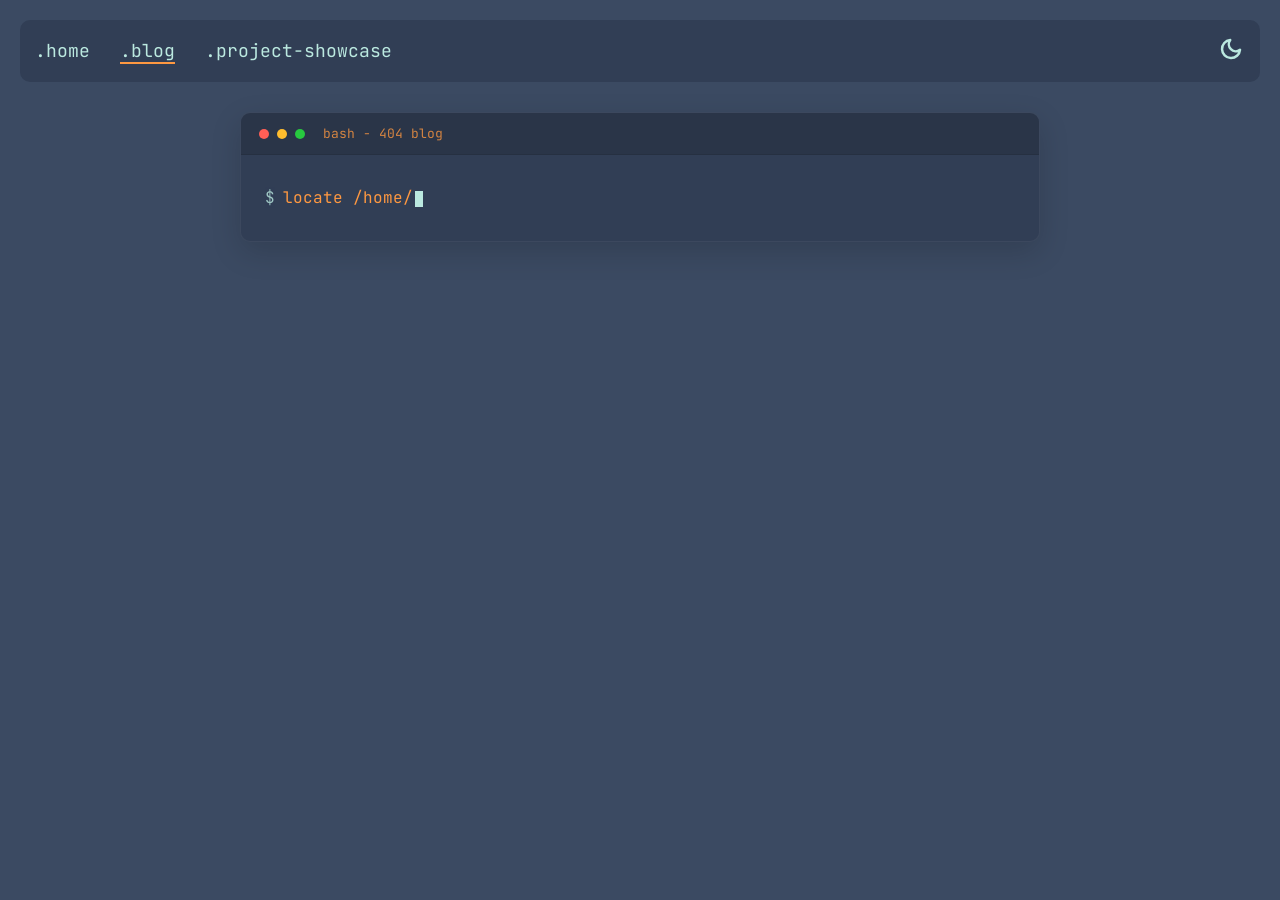
<file: blog/index.html>
<!DOCTYPE html>
<html lang="en">

<head>
    <meta charset="UTF-8">
    <meta name="viewport" content="width=device-width, initial-scale=1.0">
    <link rel="stylesheet" href="../style.css">
    <link rel="preconnect" href="https://fonts.googleapis.com">
    <link rel="preconnect" href="https://fonts.gstatic.com" crossorigin>
    <link href="https://fonts.googleapis.com/css2?family=JetBrains+Mono:wght@100;400;600&display=swap" rel="stylesheet">
    <link rel="icon" type="image/png" sizes="32x32" href="../meomeo.jpg">
    <title>Kouu's Documentation - 404 blog</title>
</head>

<body>
    <script>
        if (localStorage.getItem('theme') === 'light') {
            document.body.classList.add('dark-mode');
        }
    </script>
    <div class="container">
        <div id="top-box">
            <div id="nav-links">
                <a href="../">
                    <span class="text-highlight">.home</span>
                </a>
                <a href="./">
                    <span class="text-highlight nav-active">.blog</span>
                </a>
                <a href="../project/">
                    <span class="text-highlight">.project-showcase</span>
                </a>
            </div>
            <div id="LD-mode">
                <a id="theme-toggle" aria-label="Toggle Theme">
                    <svg class="theme-icon sun-icon" viewBox="0 0 512 512" fill="currentColor">
                        <path d="M0 0 C1.17731689 0.00491455 2.35463379 0.0098291 3.56762695 0.01489258 C12.9382388 0.14015955 21.67135975 1.02197483 30.75 3.3125 C31.39372559 3.47347168 32.03745117 3.63444336 32.70068359 3.80029297 C66.50518451 12.53459067 95.41541139 35.00654309 113.13598633 64.90283203 C124.46282822 84.4915227 130.17567302 105.91969591 130.0625 128.5625 C130.05758545 129.73981689 130.0526709 130.91713379 130.04760742 132.13012695 C129.92234045 141.5007388 129.04052517 150.23385975 126.75 159.3125 C126.58902832 159.95622559 126.42805664 160.59995117 126.26220703 161.26318359 C117.52790933 195.06768451 95.05595691 223.97791139 65.15966797 241.69848633 C45.5709773 253.02532822 24.14280409 258.73817302 1.5 258.625 C0.32268311 258.62008545 -0.85463379 258.6151709 -2.06762695 258.61010742 C-11.4382388 258.48484045 -20.17135975 257.60302517 -29.25 255.3125 C-29.89372559 255.15152832 -30.53745117 254.99055664 -31.20068359 254.82470703 C-63.26584669 246.53981381 -91.97798344 225.59835068 -109.25 197.3125 C-126.6183024 167.70669063 -133.684497 133.05048798 -125.25 99.3125 C-125.08902832 98.66732422 -124.92805664 98.02214844 -124.76220703 97.35742188 C-116.02631735 63.55515134 -93.55430055 34.64610682 -63.65966797 16.92651367 C-44.0709773 5.59967178 -22.64280409 -0.11317302 0 0 Z" fill="currentColor" transform="translate(255.25,126.6875)"/>
                        <path d="M0 0 C5.21166721 2.90218331 7.86441215 6.71229937 9.75 12.3125 C10.01069641 15.18919373 10.01069641 15.18919373 10.0246582 18.38452148 C10.03895622 20.18680458 10.03895622 20.18680458 10.05354309 22.02549744 C10.05263168 23.31516922 10.05172028 24.604841 10.05078125 25.93359375 C10.05467207 27.2797102 10.05900754 28.62582543 10.06376648 29.97193909 C10.07121321 32.78870632 10.07094867 35.60534817 10.06567383 38.42211914 C10.05988046 42.02112455 10.07681386 45.6196151 10.1000185 49.21853542 C10.11479266 51.99732941 10.11562259 54.77600043 10.11250877 57.55482674 C10.11326769 59.52342624 10.12710976 61.49200674 10.14118958 63.46055603 C10.13496078 64.66523026 10.12873199 65.86990448 10.12231445 67.11108398 C10.12294388 68.16633774 10.1235733 69.22159149 10.1242218 70.30882263 C9.47404127 75.52747244 7.26218715 79.35996991 3.1875 82.625 C2.28837891 83.36169922 2.28837891 83.36169922 1.37109375 84.11328125 C-3.2199931 87.50957923 -8.77424074 86.82203985 -14.25 86.3125 C-19.15713015 83.99276575 -22.0611048 80.59473069 -25.25 76.3125 C-26.30823299 73.13780102 -26.39580866 70.83548158 -26.42700195 67.49926758 C-26.43983719 66.30404984 -26.45267242 65.10883209 -26.46589661 63.87739563 C-26.47328354 62.58367538 -26.48067047 61.28995514 -26.48828125 59.95703125 C-26.48828125 59.95703125 -26.48828125 59.95703125 -26.48828125 59.95703125 C-26.49235678 59.29678137 -26.4964323 58.63653149 -26.50063133 57.95627403 C-26.52147721 54.45872691 -26.53578294 50.96121881 -26.54516602 47.46362305 C-26.55620258 43.86691826 -26.59057364 40.2708369 -26.63033772 36.67435169 C-26.65660269 33.89549178 -26.66486671 31.11677789 -26.66844749 28.33780479 C-26.67563307 26.37255892 -26.70203273 24.40741326 -26.72883606 22.44233704 C-26.70976684 14.54902665 -26.24209809 8.35610903 -20.43359375 2.47265625 C-19.85738281 2.11042969 -19.28117188 1.74820312 -18.6875 1.375 C-17.81931641 0.80458984 -17.81931641 0.80458984 -16.93359375 0.22265625 C-11.3849001 -2.77698556 -5.58878378 -2.59068856 0 0 Z" fill="currentColor" transform="translate(264.25,425.6875)"/>
                        <path d="M0 0 C1.8022831 -0.01429802 1.8022831 -0.01429802 3.64097595 -0.02888489 C4.93064774 -0.02797348 6.22031952 -0.02706207 7.54907227 -0.02612305 C8.89518871 -0.03001387 10.24130394 -0.03434934 11.5874176 -0.03910828 C14.40418483 -0.04655501 17.22082669 -0.04629047 20.03759766 -0.04101562 C23.63660306 -0.03522225 27.23509361 -0.05215566 30.83401394 -0.0753603 C33.61280792 -0.09013446 36.39147895 -0.09096439 39.17030525 -0.08785057 C41.13890475 -0.08860949 43.10748525 -0.10245156 45.07603455 -0.11653137 C46.28070877 -0.11030258 47.485383 -0.10407379 48.7265625 -0.09765625 C50.30944313 -0.09860039 50.30944313 -0.09860039 51.92430115 -0.0995636 C57.14295096 0.55061693 60.97544842 2.76247105 64.24047852 6.8371582 C64.97717773 7.7362793 64.97717773 7.7362793 65.72875977 8.65356445 C69.12505775 13.2446513 68.43751837 18.79889894 67.92797852 24.2746582 C65.60824426 29.18178836 62.21020921 32.08576301 57.92797852 35.2746582 C54.75327953 36.3328912 52.4509601 36.42046687 49.11474609 36.45166016 C47.91952835 36.46595818 47.312463 36.46595818 45.47377014 36.48054504 C44.18409836 36.47963364 42.89442657 36.47872223 41.56567383 36.4777832 C40.21955738 36.48167403 38.87344215 36.48600949 37.52732849 36.49076843 C34.71056126 36.49821516 31.89391941 36.49795063 29.07714844 36.49267578 C25.48239677 36.58086078 21.88631542 36.61523184 18.28983021 36.65499592 C15.51097029 36.68126089 12.7322564 36.68952491 9.95328331 36.6931057 C7.98803743 36.70029127 6.02289178 36.72669094 4.05781555 36.75349426 C-3.83549484 36.73442505 -10.02841246 36.26675629 -15.91186523 30.45825195 C-16.45520508 29.59393555 -16.45520508 29.59393555 -17.00952148 28.7121582 C-17.38979492 28.13336914 -17.77006836 27.55458008 -18.16186523 26.95825195 C-20.3683194 22.87678523 -20.65294498 18.80102042 -20.07202148 14.2746582 C-18.31380204 8.99044433 -15.83770712 5.29680032 -11.07202148 2.2746582 C-7.25198999 0.45832543 -4.2162254 0.01842254 0 0 Z" fill="currentColor" transform="translate(444.072021484375,237.725341796875)"/>
                        <path d="M0 0 C1.19521774 -0.01283524 2.39043549 -0.02567047 3.62187195 -0.03889465 C4.91559219 -0.04628159 6.20931244 -0.05366852 7.54223633 -0.0612793 C8.53261115 -0.06739259 8.53261115 -0.06739259 9.54299355 -0.07362938 C13.04054066 -0.09447526 16.53804877 -0.10878099 20.03564453 -0.11816406 C23.63234932 -0.12920063 27.22843068 -0.16357168 30.82491589 -0.20333576 C33.6037758 -0.22960074 36.38248969 -0.23786476 39.16146278 -0.24144554 C41.12670866 -0.24863111 43.09185432 -0.27503078 45.05693054 -0.30183411 C52.95024093 -0.28276489 59.14315855 0.18490387 65.02661133 5.9934082 C65.56995117 6.85772461 65.56995117 6.85772461 66.12426758 7.73950195 C66.50454102 8.31829102 66.88481445 8.89708008 67.27661133 9.4934082 C69.48306549 13.57487492 69.76769107 17.65063974 69.18676758 22.17700195 C67.42854813 27.46121583 64.95245322 31.15485984 60.18676758 34.17700195 C56.36673608 35.99333473 53.33097149 36.43323761 49.11474609 36.45166016 C47.312463 36.46595818 47.312463 36.46595818 45.47377014 36.48054504 C44.18409836 36.47963364 42.89442657 36.47872223 41.56567383 36.4777832 C40.21955738 36.48167403 38.87344215 36.48600949 37.52732849 36.49076843 C34.71056126 36.49821516 31.89391941 36.49795063 29.07714844 36.49267578 C25.47814303 36.48688241 21.87965248 36.50381581 18.28073215 36.52702045 C15.50193817 36.54179461 12.72326715 36.54262454 9.94444084 36.53951073 C7.97584134 36.54026965 6.00726084 36.55411171 4.03871155 36.56819153 C2.83403732 36.56196274 1.6293631 36.55573395 0.38818359 36.54931641 C-1.19469704 36.55026054 -1.19469704 36.55026054 -2.80955505 36.55122375 C-8.02820487 35.90104323 -11.86070233 33.6891891 -15.12573242 29.61450195 C-15.61686523 29.01508789 -16.61401367 28.41567383 -16.61401367 27.7980957 C-20.01031166 23.20700885 -19.32277227 17.65276122 -18.81323242 12.17700195 C-16.49349817 7.2698718 -13.09546311 4.36589715 -8.81323242 1.17700195 C-5.63853344 0.11876896 -3.336214 0.03119329 0 0 Z" fill="currentColor" transform="translate(18.813232421875,237.822998046875)"/>
                        <path d="M0 0 C4.90713015 2.31973425 7.8111048 5.71776931 11 10 C12.05823299 13.17469898 12.14580866 15.47701842 12.17700195 18.81323242 C12.19625481 20.60605904 12.19625481 20.60605904 12.21589661 22.43510437 C12.22328354 23.72882462 12.23067047 25.02254486 12.23828125 26.35546875 C12.24235678 27.01571863 12.2464323 27.67596851 12.25063133 28.35622597 C12.27147721 31.85377309 12.28578294 35.35128119 12.29516602 38.84887695 C12.30620258 42.44558174 12.34057364 46.0416631 12.38033772 49.63814831 C12.40660269 52.41700822 12.41486671 55.19572211 12.41844749 57.97469521 C12.42563307 59.93994108 12.45203273 61.90508674 12.47883606 63.87016296 C12.45976684 71.76347335 11.99209809 77.95639097 6.18359375 83.83984375 C5.31927734 84.38318359 5.31927734 84.38318359 4.4375 84.9375 C3.85871094 85.31777344 3.27992188 85.69804688 2.68359375 86.08984375 C-1.39787297 88.29629792 -5.47363779 88.58092349 -10 88 C-15.28421388 86.24178055 -18.97785789 83.76568564 -22 79 C-23.81633278 75.1799685 -24.25623566 72.14420391 -24.2746582 67.92797852 C-24.28419022 66.72645645 -24.29372223 65.52493439 -24.30354309 64.28700256 C-24.30263168 62.99733078 -24.30172028 61.707659 -24.30078125 60.37890625 C-24.30467207 59.0327898 -24.30900754 57.68667457 -24.31376648 56.34056091 C-24.32121321 53.52379368 -24.32094867 50.70715183 -24.31567383 47.89038086 C-24.30988046 44.29137545 -24.32681386 40.6928849 -24.3500185 37.09396458 C-24.36479266 34.31517059 -24.36562259 31.53649957 -24.36250877 28.75767326 C-24.36326769 26.78907376 -24.37710976 24.82049326 -24.39118958 22.85194397 C-24.38496078 21.64726974 -24.37873199 20.44259552 -24.37231445 19.20141602 C-24.37294388 18.14616226 -24.3735733 17.09090851 -24.3742218 16.00367737 C-23.72404127 10.78502756 -21.51218715 6.95253009 -17.4375 3.6875 C-16.83808594 3.19636719 -16.23867187 2.70523437 -15.62109375 2.19921875 C-11.0300069 -1.19707923 -5.47575926 -0.50953985 0 0 Z " fill="currentColor" transform="translate(262,0)"/>
                        <path d="M0 0 C0.90105469 -0.04898437 1.80210937 -0.09796875 2.73046875 -0.1484375 C11.05267403 1.26496618 17.10056254 8.22027452 22.80078125 13.96484375 C24.03830391 15.19806114 24.03830391 15.19806114 25.30082703 16.45619202 C27.03309661 18.18643002 28.76162328 19.92042266 30.48657227 21.65795898 C33.12383186 24.31132473 35.7767693 26.94825345 38.43164062 29.58398438 C40.11815057 31.27247611 41.80373001 32.96189788 43.48828125 34.65234375 C44.27890457 35.43689438 45.06952789 36.22144501 45.8841095 37.0297699 C50.37368891 41.57713247 54.26972617 45.58622584 55.2109375 52.15625 C55.15766877 58.33542325 54.98880976 63.1900118 50.3828125 67.80859375 C46.24652938 71.44070306 43.02518932 72.55196767 37.625 72.75 C36.72394531 72.79898438 35.82289063 72.84796875 34.89453125 72.8984375 C26.57232597 71.48503382 20.52443746 64.52972548 14.82421875 58.78515625 C13.99920364 57.96301132 13.17418854 57.14086639 12.32417297 56.29380798 C10.59190339 54.56356998 8.86337672 52.82957734 7.13842773 51.09204102 C4.50116814 48.43867527 1.8482307 45.80174655 -0.80664062 43.16601562 C-2.49315057 41.47752389 -4.17873001 39.78810212 -5.86328125 38.09765625 C-6.65390457 37.31310562 -7.44452789 36.52855499 -8.2591095 35.7202301 C-12.74868891 31.17286753 -16.64472617 27.16377416 -17.5859375 20.59375 C-17.53266877 14.41457675 -17.36380976 9.5599882 -12.7578125 4.94140625 C-8.62152938 1.30929694 -5.40018932 0.19803233 0 0 Z" fill="currentColor" transform="translate(387.1875,369.625)"/>
                        <path d="M0 0 C4.39501144 3.96622984 7.31752403 7.42715906 8.5625 13.3125 C8.70077164 21.85461474 5.28903578 26.64336666 -0.48413086 32.63378906 C-2.11793766 34.28745012 -3.75768639 35.93525504 -5.40234375 37.578125 C-6.27266739 38.45273376 -7.14299103 39.32734253 -8.03968811 40.22845459 C-9.87539174 42.06988583 -11.71370106 43.90872272 -13.55444336 45.74511719 C-16.37045642 48.55796153 -19.17286441 51.38388962 -21.97460938 54.2109375 C-23.76220991 56.00081026 -25.55059495 57.78989993 -27.33984375 59.578125 C-28.17644028 60.42393127 -29.0130368 61.26973755 -29.87498474 62.14117432 C-30.6625264 62.92248718 -31.45006805 63.70380005 -32.26147461 64.50878906 C-32.94890244 65.19684631 -33.63633026 65.88490356 -34.34458923 66.59381104 C-39.02392396 70.43645979 -43.78799363 70.81786268 -49.6484375 70.68359375 C-54.9142787 69.98295662 -58.59146753 67.71809471 -61.81640625 63.515625 C-64.56375831 58.72929737 -65.47523278 53.75358538 -64.4375 48.3125 C-62.57276477 44.11174795 -60.55847342 41.05595769 -57.32080078 37.80761719 C-56.49629425 36.97365417 -55.67178772 36.13969116 -54.82229614 35.28045654 C-53.93476654 34.39899963 -53.04723694 33.51754272 -52.1328125 32.609375 C-51.21668182 31.69037415 -50.30055115 30.77137329 -49.35665894 29.82452393 C-47.4231088 27.88656697 -45.48427811 25.95409915 -43.54150391 24.02539062 C-41.05760157 21.55860319 -38.58744488 19.07855729 -36.1210804 16.59424973 C-33.75727278 14.21697114 -31.38207397 11.85121356 -29.0078125 9.484375 C-28.12433136 8.59482117 -27.24085022 7.70526733 -26.33059692 6.78875732 C-25.49978607 5.96740295 -24.66897522 5.14604858 -23.81298828 4.29980469 C-23.08701447 3.57621765 -22.36104065 2.85263062 -21.61306763 2.1071167 C-15.51316133 -2.92467067 -6.97713161 -3.42513733 0 0 Z" fill="currentColor" transform="translate(133.4375,371.6875)"/>
                        <path d="M0 0 C4.39561435 2.4447518 7.06119522 5.34909665 9.02734375 9.98046875 C10.91056269 16.58950124 9.9300253 21.2056618 6.6484375 27.16015625 C4.72683716 29.46270752 4.72683716 29.46270752 2.53173828 31.66503906 C1.70723175 32.49900208 0.88272522 33.33296509 0.03323364 34.19219971 C-0.85429596 35.07365662 -1.74182556 35.95511353 -2.65625 36.86328125 C-3.57238068 37.7822821 -4.48851135 38.70128296 -5.43240356 39.64813232 C-7.3659537 41.58608928 -9.30478439 43.5185571 -11.24755859 45.44726562 C-13.73146093 47.91405306 -16.20161762 50.39409896 -18.6679821 52.87840652 C-21.03178972 55.25568511 -23.40698853 57.62144269 -25.78125 59.98828125 C-27.10647171 61.322612 -27.10647171 61.322612 -28.45846558 62.68389893 C-29.28927643 63.5052533 -30.12008728 64.32660767 -30.97607422 65.17285156 C-31.70204803 65.8964386 -32.42802185 66.62002563 -33.17599487 67.36553955 C-37.96639747 71.31712276 -42.69510368 71.59753445 -48.6953125 71.4765625 C-53.66935408 70.88406637 -56.27908535 68.29221547 -59.6015625 64.78515625 C-63.04479295 59.62031058 -63.57737452 55.5331209 -63.03125 49.50390625 C-60.9290011 42.2547721 -54.5508792 37.05307932 -49.38671875 31.89453125 C-48.51639511 31.01992249 -47.64607147 30.14531372 -46.74937439 29.24420166 C-44.91367076 27.40277042 -43.07536144 25.56393353 -41.23461914 23.72753906 C-38.41860608 20.91469472 -35.61619809 18.08876663 -32.81445312 15.26171875 C-31.02685259 13.47184599 -29.23846755 11.68275632 -27.44921875 9.89453125 C-26.61262222 9.04872498 -25.7760257 8.2029187 -24.91407776 7.33148193 C-23.73276527 6.15951263 -23.73276527 6.15951263 -22.52758789 4.96386719 C-21.84016006 4.27580994 -21.15273224 3.58775269 -20.44447327 2.87884521 C-14.75584904 -1.79262757 -6.84330999 -2.44403928 0 0 Z" fill="currentColor" transform="translate(433.3515625,70.83984375)"/>
                        <path d="M0 0 C4.99221255 2.96511704 8.77934504 6.92239699 12.87036133 11.01245117 C13.76479446 11.89927078 14.6592276 12.78609039 15.58076477 13.69978333 C17.46651633 15.57474758 19.34868224 17.45266746 21.22607422 19.3359375 C23.61992322 21.73567868 26.03150517 24.11667276 28.4484129 26.49315929 C30.76722335 28.7797423 33.06766899 31.08465479 35.37036133 33.38745117 C36.2328801 34.23357468 37.09539886 35.07969818 37.98405457 35.95146179 C43.27984285 41.30875278 46.97875658 45.80378429 47.63598633 53.57104492 C46.78494502 59.9718345 44.74251114 63.93708884 39.85864258 68.34448242 C36.27023961 70.8287614 33.38095367 71.23220869 29.10864258 71.34448242 C28.18438477 71.38186523 27.26012695 71.41924805 26.30786133 71.45776367 C18.67004731 70.33121194 13.12008455 63.03720147 7.93676758 57.84838867 C7.03996277 56.95586899 6.14315796 56.0633493 5.21917725 55.14378357 C3.33061443 53.26094935 1.44432015 51.37612168 -0.4387207 49.48779297 C-2.84667803 47.07402449 -5.26585199 44.67185471 -7.68825912 42.27259922 C-10.00768748 39.97146918 -12.31608305 37.6593274 -14.62573242 35.34838867 C-15.49341248 34.48991837 -16.36109253 33.63144806 -17.25506592 32.7469635 C-18.05639954 31.93940109 -18.85773315 31.13183868 -19.68334961 30.29980469 C-20.38917175 29.59461197 -21.0949939 28.88941925 -21.82220459 28.16285706 C-25.32497443 23.91388806 -26.04387035 19.72491413 -25.88354492 14.37182617 C-25.25022493 9.50825342 -23.44320615 5.83930401 -19.91870117 2.42260742 C-13.96813086 -1.92729613 -6.88120635 -2.58297673 0 0 Z" fill="currentColor" transform="translate(94.578857421875,70.968017578125)"/>
                    </svg>
                    <svg class="theme-icon moon-icon" viewBox="0 0 24 24" fill="none" stroke="currentColor" stroke-width="2.5" stroke-linecap="round" stroke-linejoin="round">
                        <path d="M21 12.79A9 9 0 1 1 11.21 3 7 7 0 0 0 21 12.79z"></path>
                    </svg>
                </a>
            </div>
        </div>
<!--                                                                404 landing page-->
        <div class="bottom-row2 terminal-row">
            <div class="terminal-container">
                <div class="terminal-header">
                    <span class="terminal-dot red-dot"></span>
                    <span class="terminal-dot yellow-dot"></span>
                    <span class="terminal-dot green-dot"></span>
                    <span class="terminal-title">bash - 404 blog</span>
                </div>
                <div class="terminal-body">
                    <p class="terminal-line">
                        <span class="terminal-prompt">$</span><span id="cmd-1-text"></span><span class="terminal-cursor" id="cursor-1"></span>
                    </p>
                    <p class="terminal-error" id="error-1" style="display: none;"></p>

                    <p class="terminal-line" style="display: none;">
                        <span class="terminal-prompt">$</span><span id="cmd-2-text"></span><span class="terminal-cursor" id="cursor-2" style="display: none;"></span>
                    </p>

                    <div class="terminal-json" id="json-output" style="display: none;">{
  <span class="json-key">"status"</span>: <span class="json-string">"constructive_progress_active"</span>,
  <span class="json-key">"details"</span>: {
    <span class="json-key">"wip"</span>: <span class="json-boolean">true</span>,
    <span class="json-key">"reason"</span>: <span class="json-string">"Designing writing environment"</span>,
    <span class="json-key">"todo"</span>: [
      <span class="json-string">"Configure markdown parser"</span>,
      <span class="json-string">"Draft first blog post"</span>,
      <span class="json-string">"Optimize reader layout"</span>
    ]
  }
}</div>

                    <p class="terminal-line" style="display: none;">
                        <span class="terminal-prompt">$</span><span class="terminal-cursor" id="cursor-3" style="display: none;"></span>
                    </p>
                </div>
            </div>
        </div>
    </div>

    <script src="../scripts.js"></script>
    <script>
        (function() {
            const cmd1Text = "locate /home/blog";
            const error1Text = "Error: 404 Not Found";
            const cmd2Text = "check-progress --page blog";

            const cmd1El = document.getElementById("cmd-1-text");
            const error1El = document.getElementById("error-1");
            const cmd2El = document.getElementById("cmd-2-text");
            const jsonEl = document.getElementById("json-output");
            const cursor1 = document.getElementById("cursor-1");
            const cursor2 = document.getElementById("cursor-2");
            const cursor3 = document.getElementById("cursor-3");

            function typeWriter(text, element, callback) {
                let i = 0;
                function type() {
                    if (i < text.length) {
                        element.textContent += text.charAt(i);
                        i++;
                        setTimeout(type, 30 + Math.random() * 40);
                    } else if (callback) {
                        callback();
                    }
                }
                type();
            }

            // Start typing simulation sequence
            setTimeout(() => {
                typeWriter(cmd1Text, cmd1El, () => {
                    if (cursor1) cursor1.style.display = "none";
                    if (error1El) {
                        error1El.textContent = error1Text;
                        error1El.style.display = "block";
                    }
                    setTimeout(() => {
                        if (cmd2El) {
                            cmd2El.parentElement.style.display = "block";
                            if (cursor2) cursor2.style.display = "inline-block";
                            typeWriter(cmd2Text, cmd2El, () => {
                                if (cursor2) cursor2.style.display = "none";
                                if (jsonEl) {
                                    jsonEl.style.display = "block";
                                    setTimeout(() => {
                                        if (cursor3) {
                                            cursor3.parentElement.style.display = "block";
                                            cursor3.style.display = "inline-block";
                                        }
                                    }, 200);
                                }
                            });
                        }
                    }, 400);
                });
            }, 300);
        })();
    </script>
</body>

</html>
</file>
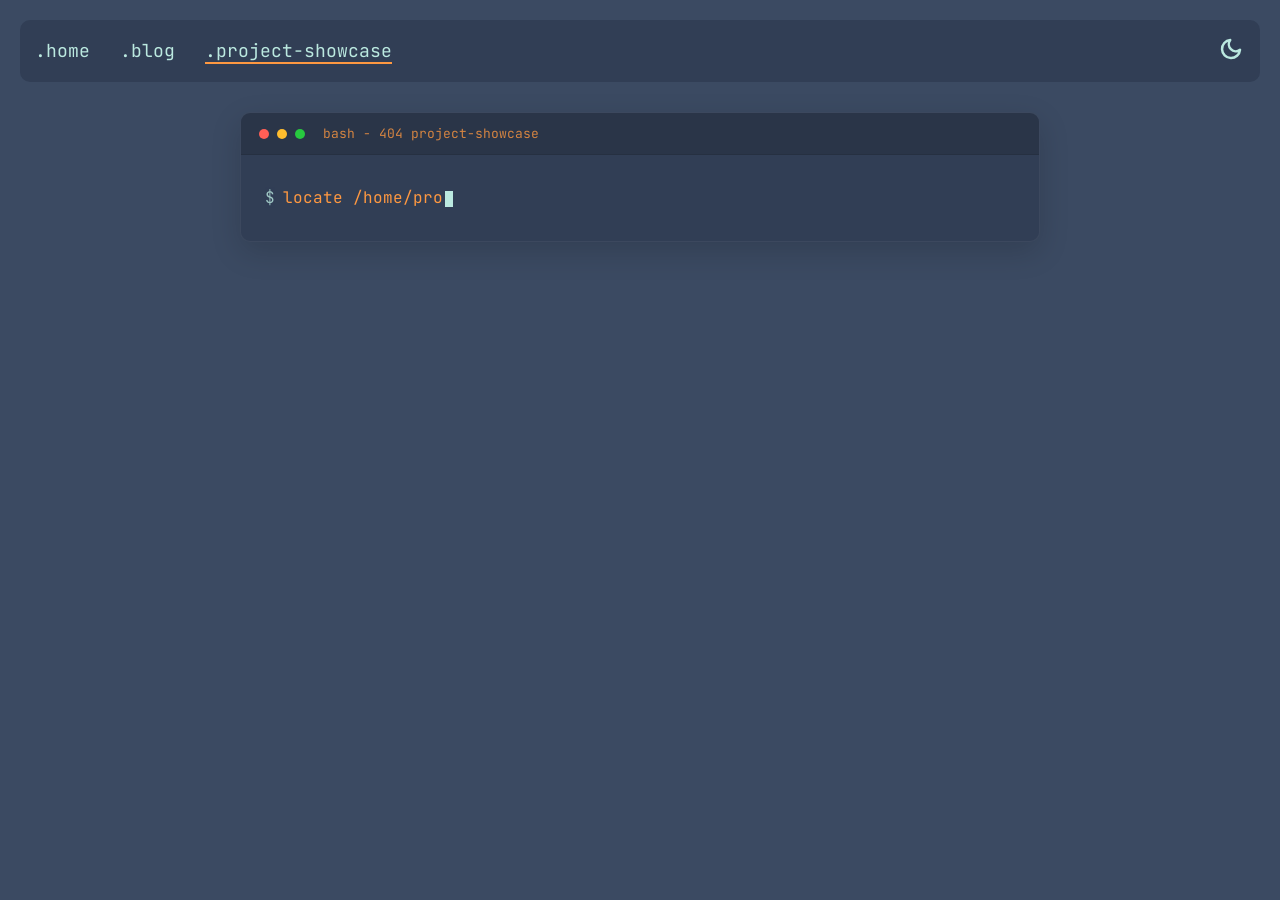
<file: project/index.html>
<!DOCTYPE html>
<html lang="en">

<head>
    <meta charset="UTF-8">
    <meta name="viewport" content="width=device-width, initial-scale=1.0">
    <link rel="stylesheet" href="../style.css">
    <link rel="preconnect" href="https://fonts.googleapis.com">
    <link rel="preconnect" href="https://fonts.gstatic.com" crossorigin>
    <link href="https://fonts.googleapis.com/css2?family=JetBrains+Mono:wght@100;400;600&display=swap" rel="stylesheet">
    <link rel="icon" type="image/png" sizes="32x32" href="../meomeo.jpg">
    <title>Kouu's Documentation - 404 project-showcase</title>
</head>

<body>
    <script>
        if (localStorage.getItem('theme') === 'light') {
            document.body.classList.add('dark-mode');
        }
    </script>
    <div class="container">
        <div id="top-box">
            <div id="nav-links">
                <a href="../">
                    <span class="text-highlight">.home</span>
                </a>
                <a href="../blog/">
                    <span class="text-highlight">.blog</span>
                </a>
                <a href="../project/">
                    <span class="text-highlight nav-active">.project-showcase</span>
                </a>
            </div>
            <div id="LD-mode">
                <a id="theme-toggle" aria-label="Toggle Theme">
                    <svg class="theme-icon sun-icon" viewBox="0 0 512 512" fill="currentColor">
                        <path
                            d="M0 0 C1.17731689 0.00491455 2.35463379 0.0098291 3.56762695 0.01489258 C12.9382388 0.14015955 21.67135975 1.02197483 30.75 3.3125 C31.39372559 3.47347168 32.03745117 3.63444336 32.70068359 3.80029297 C66.50518451 12.53459067 95.41541139 35.00654309 113.13598633 64.90283203 C124.46282822 84.4915227 130.17567302 105.91969591 130.0625 128.5625 C130.05758545 129.73981689 130.0526709 130.91713379 130.04760742 132.13012695 C129.92234045 141.5007388 129.04052517 150.23385975 126.75 159.3125 C126.58902832 159.95622559 126.42805664 160.59995117 126.26220703 161.26318359 C117.52790933 195.06768451 95.05595691 223.97791139 65.15966797 241.69848633 C45.5709773 253.02532822 24.14280409 258.73817302 1.5 258.625 C0.32268311 258.62008545 -0.85463379 258.6151709 -2.06762695 258.61010742 C-11.4382388 258.48484045 -20.17135975 257.60302517 -29.25 255.3125 C-29.89372559 255.15152832 -30.53745117 254.99055664 -31.20068359 254.82470703 C-63.26584669 246.53981381 -91.97798344 225.59835068 -109.25 197.3125 C-126.6183024 167.70669063 -133.684497 133.05048798 -125.25 99.3125 C-125.08902832 98.66732422 -124.92805664 98.02214844 -124.76220703 97.35742188 C-116.02631735 63.55515134 -93.55430055 34.64610682 -63.65966797 16.92651367 C-44.0709773 5.59967178 -22.64280409 -0.11317302 0 0 Z"
                            fill="currentColor" transform="translate(255.25,126.6875)" />
                        <path
                            d="M0 0 C5.21166721 2.90218331 7.86441215 6.71229937 9.75 12.3125 C10.01069641 15.18919373 10.01069641 15.18919373 10.0246582 18.38452148 C10.03895622 20.18680458 10.03895622 20.18680458 10.05354309 22.02549744 C10.05263168 23.31516922 10.05172028 24.604841 10.05078125 25.93359375 C10.05467207 27.2797102 10.05900754 28.62582543 10.06376648 29.97193909 C10.07121321 32.78870632 10.07094867 35.60534817 10.06567383 38.42211914 C10.05988046 42.02112455 10.07681386 45.6196151 10.1000185 49.21853542 C10.11479266 51.99732941 10.11562259 54.77600043 10.11250877 57.55482674 C10.11326769 59.52342624 10.12710976 61.49200674 10.14118958 63.46055603 C10.13496078 64.66523026 10.12873199 65.86990448 10.12231445 67.11108398 C10.12294388 68.16633774 10.1235733 69.22159149 10.1242218 70.30882263 C9.47404127 75.52747244 7.26218715 79.35996991 3.1875 82.625 C2.28837891 83.36169922 2.28837891 83.36169922 1.37109375 84.11328125 C-3.2199931 87.50957923 -8.77424074 86.82203985 -14.25 86.3125 C-19.15713015 83.99276575 -22.0611048 80.59473069 -25.25 76.3125 C-26.30823299 73.13780102 -26.39580866 70.83548158 -26.42700195 67.49926758 C-26.43983719 66.30404984 -26.45267242 65.10883209 -26.46589661 63.87739563 C-26.47328354 62.58367538 -26.48067047 61.28995514 -26.48828125 59.95703125 C-26.48828125 59.95703125 -26.48828125 59.95703125 -26.48828125 59.95703125 C-26.49235678 59.29678137 -26.4964323 58.63653149 -26.50063133 57.95627403 C-26.52147721 54.45872691 -26.53578294 50.96121881 -26.54516602 47.46362305 C-26.55620258 43.86691826 -26.59057364 40.2708369 -26.63033772 36.67435169 C-26.65660269 33.89549178 -26.66486671 31.11677789 -26.66844749 28.33780479 C-26.67563307 26.37255892 -26.70203273 24.40741326 -26.72883606 22.44233704 C-26.70976684 14.54902665 -26.24209809 8.35610903 -20.43359375 2.47265625 C-19.85738281 2.11042969 -19.28117188 1.74820312 -18.6875 1.375 C-17.81931641 0.80458984 -17.81931641 0.80458984 -16.93359375 0.22265625 C-11.3849001 -2.77698556 -5.58878378 -2.59068856 0 0 Z"
                            fill="currentColor" transform="translate(264.25,425.6875)" />
                        <path
                            d="M0 0 C1.8022831 -0.01429802 1.8022831 -0.01429802 3.64097595 -0.02888489 C4.93064774 -0.02797348 6.22031952 -0.02706207 7.54907227 -0.02612305 C8.89518871 -0.03001387 10.24130394 -0.03434934 11.5874176 -0.03910828 C14.40418483 -0.04655501 17.22082669 -0.04629047 20.03759766 -0.04101562 C23.63660306 -0.03522225 27.23509361 -0.05215566 30.83401394 -0.0753603 C33.61280792 -0.09013446 36.39147895 -0.09096439 39.17030525 -0.08785057 C41.13890475 -0.08860949 43.10748525 -0.10245156 45.07603455 -0.11653137 C46.28070877 -0.11030258 47.485383 -0.10407379 48.7265625 -0.09765625 C50.30944313 -0.09860039 50.30944313 -0.09860039 51.92430115 -0.0995636 C57.14295096 0.55061693 60.97544842 2.76247105 64.24047852 6.8371582 C64.97717773 7.7362793 64.97717773 7.7362793 65.72875977 8.65356445 C69.12505775 13.2446513 68.43751837 18.79889894 67.92797852 24.2746582 C65.60824426 29.18178836 62.21020921 32.08576301 57.92797852 35.2746582 C54.75327953 36.3328912 52.4509601 36.42046687 49.11474609 36.45166016 C47.91952835 36.46595818 47.312463 36.46595818 45.47377014 36.48054504 C44.18409836 36.47963364 42.89442657 36.47872223 41.56567383 36.4777832 C40.21955738 36.48167403 38.87344215 36.48600949 37.52732849 36.49076843 C34.71056126 36.49821516 31.89391941 36.49795063 29.07714844 36.49267578 C25.48239677 36.58086078 21.88631542 36.61523184 18.28983021 36.65499592 C15.51097029 36.68126089 12.7322564 36.68952491 9.95328331 36.6931057 C7.97584134 36.70029127 6.00726084 36.72669094 4.05781555 36.75349426 C-3.83549484 36.73442505 -10.02841246 36.26675629 -15.91186523 30.45825195 C-16.45520508 29.59393555 -16.45520508 29.59393555 -17.00952148 28.7121582 C-17.38979492 28.13336914 -17.77006836 27.55458008 -18.16186523 26.95825195 C-20.3683194 22.87678523 -20.65294498 18.80102042 -20.07202148 14.2746582 C-18.31380204 8.99044433 -15.83770712 5.29680032 -11.07202148 2.2746582 C-7.25198999 0.45832543 -4.2162254 0.01842254 0 0 Z"
                            fill="currentColor" transform="translate(444.072021484375,237.725341796875)" />
                        <path
                            d="M0 0 C1.19521774 -0.01283524 2.39043549 -0.02567047 3.62187195 -0.03889465 C4.91559219 -0.04628159 6.20931244 -0.05366852 7.54223633 -0.0612793 C8.53261115 -0.06739259 8.53261115 -0.06739259 9.54299355 -0.07362938 C13.04054066 -0.09447526 16.53804877 -0.10878099 20.03564453 -0.11816406 C23.63234932 -0.12920063 27.22843068 -0.16357168 30.82491589 -0.20333576 C33.6037758 -0.22960074 36.38248969 -0.23786476 39.16146278 -0.24144554 C41.12670866 -0.24863111 43.09185432 -0.27503078 45.05693054 -0.30183411 C52.95024093 -0.28276489 59.14315855 0.18490387 65.02661133 5.9934082 C65.56995117 6.85772461 65.56995117 6.85772461 66.12426758 7.73950195 C66.50454102 8.31829102 66.88481445 8.89708008 67.27661133 9.4934082 C69.48306549 13.57487492 69.76769107 17.65063974 69.18676758 22.17700195 C67.42854813 27.46121583 64.95245322 31.15485984 60.18676758 34.17700195 C56.36673608 35.99333473 53.33097149 36.43323761 49.11474609 36.45166016 C47.312463 36.46595818 47.312463 36.46595818 45.47377014 36.48054504 C44.18409836 36.47963364 42.89442657 36.47872223 41.56567383 36.4777832 C40.21955738 36.48167403 38.87344215 36.48600949 37.52732849 36.49076843 C34.71056126 36.49821516 31.89391941 36.49795063 29.07714844 36.49267578 C25.47814303 36.48688241 21.87965248 36.50381581 18.28073215 36.52702045 C15.50193817 36.54179461 12.72326715 36.54262454 9.94444084 36.53951073 C7.97584134 36.54026965 6.00726084 36.55411171 4.03871155 36.56819153 C2.83403732 36.56196274 1.6293631 36.55573395 0.38818359 36.54931641 C-1.19469704 36.55026054 -1.19469704 36.55026054 -2.80955505 36.55122375 C-8.02820487 35.90104323 -11.86070233 33.6891891 -15.12573242 29.61450195 C-15.61686523 29.01508789 -16.61401367 28.41567383 -16.61401367 27.7980957 C-20.01031166 23.20700885 -19.32277227 17.65276122 -18.81323242 12.17700195 C-16.49349817 7.2698718 -13.09546311 4.36589715 -8.81323242 1.17700195 C-5.63853344 0.11876896 -3.336214 0.03119329 0 0 Z"
                            fill="currentColor" transform="translate(18.813232421875,237.822998046875)" />
                        <path
                            d="M0 0 C4.90713015 2.31973425 7.8111048 5.71776931 11 10 C12.05823299 13.17469898 12.14580866 15.47701842 12.17700195 18.81323242 C12.19625481 20.60605904 12.19625481 20.60605904 12.21589661 22.43510437 C12.22328354 23.72882462 12.23067047 25.02254486 12.23828125 26.35546875 C12.24235678 27.01571863 12.2464323 27.67596851 12.25063133 28.35622597 C12.27147721 31.85377309 12.28578294 35.35128119 12.29516602 38.84887695 C12.30620258 42.44558174 12.34057364 46.0416631 12.38033772 49.63814831 C12.40660269 52.41700822 12.41486671 55.19572211 12.41844749 57.97469521 C12.42563307 59.93994108 12.45203273 61.90508674 12.47883606 63.87016296 C12.45976684 71.76347335 11.99209809 77.95639097 6.18359375 83.83984375 C5.31927734 84.38318359 5.31927734 84.38318359 4.4375 84.9375 C3.85871094 85.31777344 3.27992188 85.69804688 2.68359375 86.08984375 C-1.39787297 88.29629792 -5.47363779 88.58092349 -10 88 C-15.28421388 86.24178055 -18.97785789 83.76568564 -22 79 C-23.81633278 75.1799685 -24.25623566 72.14420391 -24.2746582 67.92797852 C-24.28419022 66.72645645 -24.29372223 65.52493439 -24.30354309 64.28700256 C-24.30263168 62.99733078 -24.30172028 61.707659 -24.30078125 60.37890625 C-24.30467207 59.0327898 -24.30900754 57.68667457 -24.31376648 56.34056091 C-24.32121321 53.52379368 -24.32094867 50.70715183 -24.31567383 47.89038086 C-24.30988046 44.29137545 -24.32681386 40.6928849 -24.3500185 37.09396458 C-24.36479266 34.31517059 -24.36562259 31.53649957 -24.36250877 28.75767326 C-24.36326769 26.78907376 -24.37710976 24.82049326 -24.39118958 22.85194397 C-24.38496078 21.64726974 -24.37873199 20.44259552 -24.37231445 19.20141602 C-24.37294388 18.14616226 -24.3735733 17.09090851 -24.3742218 16.00367737 C-23.72404127 10.78502756 -21.51218715 6.95253009 -17.4375 3.6875 C-16.83808594 3.19636719 -16.23867187 2.70523437 -15.62109375 2.19921875 C-11.0300069 -1.19707923 -5.47575926 -0.50953985 0 0 Z "
                            fill="currentColor" transform="translate(262,0)" />
                        <path
                            d="M0 0 C0.90105469 -0.04898437 1.80210937 -0.09796875 2.73046875 -0.1484375 C11.05267403 1.26496618 17.10056254 8.22027452 22.80078125 13.96484375 C24.03830391 15.19806114 24.03830391 15.19806114 25.30082703 16.45619202 C27.03309661 18.18643002 28.76162328 19.92042266 30.48657227 21.65795898 C33.12383186 24.31132473 35.7767693 26.94825345 38.43164062 29.58398438 C40.11815057 31.27247611 41.80373001 32.96189788 43.48828125 34.65234375 C44.27890457 35.43689438 45.06952789 36.22144501 45.8841095 37.0297699 C50.37368891 41.57713247 54.26972617 45.58622584 55.2109375 52.15625 C55.15766877 58.33542325 54.98880976 63.1900118 50.3828125 67.80859375 C46.24652938 71.44070306 43.02518932 72.55196767 37.625 72.75 C36.72394531 72.79898438 35.82289063 72.84796875 34.89453125 72.8984375 C26.57232597 71.48503382 20.52443746 64.52972548 14.82421875 58.78515625 C13.99920364 57.96301132 13.17418854 57.14086639 12.32417297 56.29380798 C10.59190339 54.56356998 8.86337672 52.82957734 7.13842773 51.09204102 C4.50116814 48.43867527 1.8482307 45.80174655 -0.80664062 43.16601562 C-2.49315057 41.47752389 -4.17873001 39.78810212 -5.86328125 38.09765625 C-6.65390457 37.31310562 -7.44452789 36.52855499 -8.2591095 35.7202301 C-12.74868891 31.17286753 -16.64472617 27.16377416 -17.5859375 20.59375 C-17.53266877 14.41457675 -17.36380976 9.5599882 -12.7578125 4.94140625 C-8.62152938 1.30929694 -5.40018932 0.19803233 0 0 Z"
                            fill="currentColor" transform="translate(387.1875,369.625)" />
                        <path
                            d="M0 0 C4.39501144 3.96622984 7.31752403 7.42715906 8.5625 13.3125 C8.70077164 21.85461474 5.28903578 26.64336666 -0.48413086 32.63378906 C-2.11793766 34.28745012 -3.75768639 35.93525504 -5.40234375 37.578125 C-6.27266739 38.45273376 -7.14299103 39.32734253 -8.03968811 40.22845459 C-9.87539174 42.06988583 -11.71370106 43.90872272 -13.55444336 45.74511719 C-16.37045642 48.55796153 -19.17286441 51.38388962 -21.97460938 54.2109375 C-23.76220991 56.00081026 -25.55059495 57.78989993 -27.33984375 59.578125 C-28.17644028 60.42393127 -29.0130368 61.26973755 -29.87498474 62.14117432 C-30.6625264 62.92248718 -31.45006805 63.70380005 -32.26147461 64.50878906 C-32.94890244 65.19684631 -33.63633026 65.88490356 -34.34458923 66.59381104 C-39.02392396 70.43645979 -43.78799363 70.81786268 -49.6484375 70.68359375 C-54.9142787 69.98295662 -58.59146753 67.71809471 -61.81640625 63.515625 C-64.56375831 58.72929737 -65.47523278 53.75358538 -64.4375 48.3125 C-62.57276477 44.11174795 -60.55847342 41.05595769 -57.32080078 37.80761719 C-56.49629425 36.97365417 -55.67178772 36.13969116 -54.82229614 35.28045654 C-53.93476654 34.39899963 -53.04723694 33.51754272 -52.1328125 32.609375 C-51.21668182 31.69037415 -50.30055115 30.77137329 -49.35665894 29.82452393 C-47.4231088 27.88656697 -45.48427811 25.95409915 -43.54150391 24.02539062 C-41.05760157 21.55860319 -38.58744488 19.07855729 -36.1210804 16.59424973 C-33.75727278 14.21697114 -31.38207397 11.85121356 -29.0078125 9.484375 C-28.12433136 8.59482117 -27.24085022 7.70526733 -26.33059692 6.78875732 C-25.49978607 5.96740295 -24.66897522 5.14604858 -23.81298828 4.29980469 C-23.08701447 3.57621765 -22.36104065 2.85263062 -21.61306763 2.1071167 C-15.51316133 -2.92467067 -6.97713161 -3.42513733 0 0 Z"
                            fill="currentColor" transform="translate(133.4375,371.6875)" />
                        <path
                            d="M0 0 C4.39561435 2.4447518 7.06119522 5.34909665 9.02734375 9.98046875 C10.91056269 16.58950124 9.9300253 21.2056618 6.6484375 27.16015625 C4.72683716 29.46270752 4.72683716 29.46270752 2.53173828 31.66503906 C1.70723175 32.49900208 0.88272522 33.33296509 0.03323364 34.19219971 C-0.85429596 35.07365662 -1.74182556 35.95511353 -2.65625 36.86328125 C-3.57238068 37.7822821 -4.48851135 38.70128296 -5.43240356 39.64813232 C-7.3659537 41.58608928 -9.30478439 43.5185571 -11.24755859 45.44726562 C-13.73146093 47.91405306 -16.20161762 50.39409896 -18.6679821 52.87840652 C-21.03178972 55.25568511 -23.40698853 57.62144269 -25.78125 59.98828125 C-27.10647171 61.322612 -27.10647171 61.322612 -28.45846558 62.68389893 C-29.28927643 63.5052533 -30.12008728 64.32660767 -30.97607422 65.17285156 C-31.70204803 65.8964386 -32.42802185 66.62002563 -33.17599487 67.36553955 C-37.96639747 71.31712276 -42.69510368 71.59753445 -48.6953125 71.4765625 C-53.66935408 70.88406637 -56.27908535 68.29221547 -59.6015625 64.78515625 C-63.04479295 59.62031058 -63.57737452 55.5331209 -63.03125 49.50390625 C-60.9290011 42.2547721 -54.5508792 37.05307932 -49.38671875 31.89453125 C-48.51639511 31.01992249 -47.64607147 30.14531372 -46.74937439 29.24420166 C-44.91367076 27.40277042 -43.07536144 25.56393353 -41.23461914 23.72753906 C-38.41860608 20.91469472 -35.61619809 18.08876663 -32.81445312 15.26171875 C-31.02685259 13.47184599 -29.23846755 11.68275632 -27.44921875 9.89453125 C-26.61262222 9.04872498 -25.7760257 8.2029187 -24.91407776 7.33148193 C-23.73276527 6.15951263 -23.73276527 6.15951263 -22.52758789 4.96386719 C-21.84016006 4.27580994 -21.15273224 3.58775269 -20.44447327 2.87884521 C-14.75584904 -1.79262757 -6.84330999 -2.44403928 0 0 Z"
                            fill="currentColor" transform="translate(433.3515625,70.83984375)" />
                        <path
                            d="M0 0 C4.99221255 2.96511704 8.77934504 6.92239699 12.87036133 11.01245117 C13.76479446 11.89927078 14.6592276 12.78609039 15.58076477 13.69978333 C17.46651633 15.57474758 19.34868224 17.45266746 21.22607422 19.3359375 C23.61992322 21.73567868 26.03150517 24.11667276 28.4484129 26.49315929 C30.76722335 28.7797423 33.06766899 31.08465479 35.37036133 33.38745117 C36.2328801 34.23357468 37.09539886 35.07969818 37.98405457 35.95146179 C43.27984285 41.30875278 46.97875658 45.80378429 47.63598633 53.57104492 C46.78494502 59.9718345 44.74251114 63.93708884 39.85864258 68.34448242 C36.27023961 70.8287614 33.38095367 71.23220869 29.10864258 71.34448242 C28.18438477 71.38186523 27.26012695 71.41924805 26.30786133 71.45776367 C18.67004731 70.33121194 13.12008455 63.03720147 7.93676758 57.84838867 C7.03996277 56.95586899 6.14315796 56.0633493 5.21917725 55.14378357 C3.33061443 53.26094935 1.44432015 51.37612168 -0.4387207 49.48779297 C-2.84667803 47.07402449 -5.26585199 44.67185471 -7.68825912 42.27259922 C-10.00768748 39.97146918 -12.31608305 37.6593274 -14.62573242 35.34838867 C-15.49341248 34.48991837 -16.36109253 33.63144806 -17.25506592 32.7469635 C-18.05639954 31.93940109 -18.85773315 31.13183868 -19.68334961 30.29980469 C-20.38917175 29.59461197 -21.0949939 28.88941925 -21.82220459 28.16285706 C-25.32497443 23.91388806 -26.04387035 19.72491413 -25.88354492 14.37182617 C-25.25022493 9.50825342 -23.44320615 5.83930401 -19.91870117 2.42260742 C-13.96813086 -1.92729613 -6.88120635 -2.58297673 0 0 Z"
                            fill="currentColor" transform="translate(94.578857421875,70.968017578125)" />
                    </svg>
                    <svg class="theme-icon moon-icon" viewBox="0 0 24 24" fill="none" stroke="currentColor"
                        stroke-width="2.5" stroke-linecap="round" stroke-linejoin="round">
                        <path d="M21 12.79A9 9 0 1 1 11.21 3 7 7 0 0 0 21 12.79z"></path>
                    </svg>
                </a>
            </div>
        </div>

        <div class="bottom-row2 terminal-row">
            <div class="terminal-container">
                <div class="terminal-header">
                    <span class="terminal-dot red-dot"></span>
                    <span class="terminal-dot yellow-dot"></span>
                    <span class="terminal-dot green-dot"></span>
                    <span class="terminal-title">bash - 404 project-showcase</span>
                </div>
                <div class="terminal-body">
                    <p class="terminal-line">
                        <span class="terminal-prompt">$</span><span id="cmd-1-text"></span><span class="terminal-cursor"
                            id="cursor-1"></span>
                    </p>
                    <p class="terminal-error" id="error-1" style="display: none;"></p>

                    <p class="terminal-line" style="display: none;">
                        <span class="terminal-prompt">$</span><span id="cmd-2-text"></span><span class="terminal-cursor" id="cursor-2" style="display: none;"></span>
                    </p>

                    <div class="terminal-json" id="json-output" style="display: none;">{
  <span class="json-key">"status"</span>: <span class="json-string">"constructive_progress_active"</span>,
  <span class="json-key">"details"</span>: {
    <span class="json-key">"wip"</span>: <span class="json-boolean">true</span>,
    <span class="json-key">"reason"</span>: <span class="json-string">"Designing project showcase"</span>,
    <span class="json-key">"todo"</span>: [
      <span class="json-string">"Curate GitHub repositories"</span>,
      <span class="json-string">"Build interactive demos"</span>,
      <span class="json-string">"Polish animations"</span>
    ]
  }
}</div>

                    <p class="terminal-line" style="display: none;">
                        <span class="terminal-prompt">$</span><span class="terminal-cursor" id="cursor-3" style="display: none;"></span>
                    </p>
                </div>
            </div>
        </div>
    </div>

    <script src="../scripts.js"></script>
    <script>
        (function () {
            const cmd1Text = "locate /home/project";
            const error1Text = "Error: 404 Not Found";
            const cmd2Text = "check-progress --page project";

            const cmd1El = document.getElementById("cmd-1-text");
            const error1El = document.getElementById("error-1");
            const cmd2El = document.getElementById("cmd-2-text");
            const jsonEl = document.getElementById("json-output");
            const cursor1 = document.getElementById("cursor-1");
            const cursor2 = document.getElementById("cursor-2");
            const cursor3 = document.getElementById("cursor-3");

            function typeWriter(text, element, callback) {
                let i = 0;
                function type() {
                    if (i < text.length) {
                        element.textContent += text.charAt(i);
                        i++;
                        setTimeout(type, 30 + Math.random() * 40);
                    } else if (callback) {
                        callback();
                    }
                }
                type();
            }

            // Start typing simulation sequence
            setTimeout(() => {
                typeWriter(cmd1Text, cmd1El, () => {
                    if (cursor1) cursor1.style.display = "none";
                    if (error1El) {
                        error1El.textContent = error1Text;
                        error1El.style.display = "block";
                    }
                    setTimeout(() => {
                        if (cmd2El) {
                            cmd2El.parentElement.style.display = "block";
                            if (cursor2) cursor2.style.display = "inline-block";
                            typeWriter(cmd2Text, cmd2El, () => {
                                if (cursor2) cursor2.style.display = "none";
                                if (jsonEl) {
                                    jsonEl.style.display = "block";
                                    setTimeout(() => {
                                        if (cursor3) {
                                            cursor3.parentElement.style.display = "block";
                                            cursor3.style.display = "inline-block";
                                        }
                                    }, 200);
                                }
                            });
                        }
                    }, 400);
                });
            }, 300);
        })();
    </script>
</body>

</html>
</file>
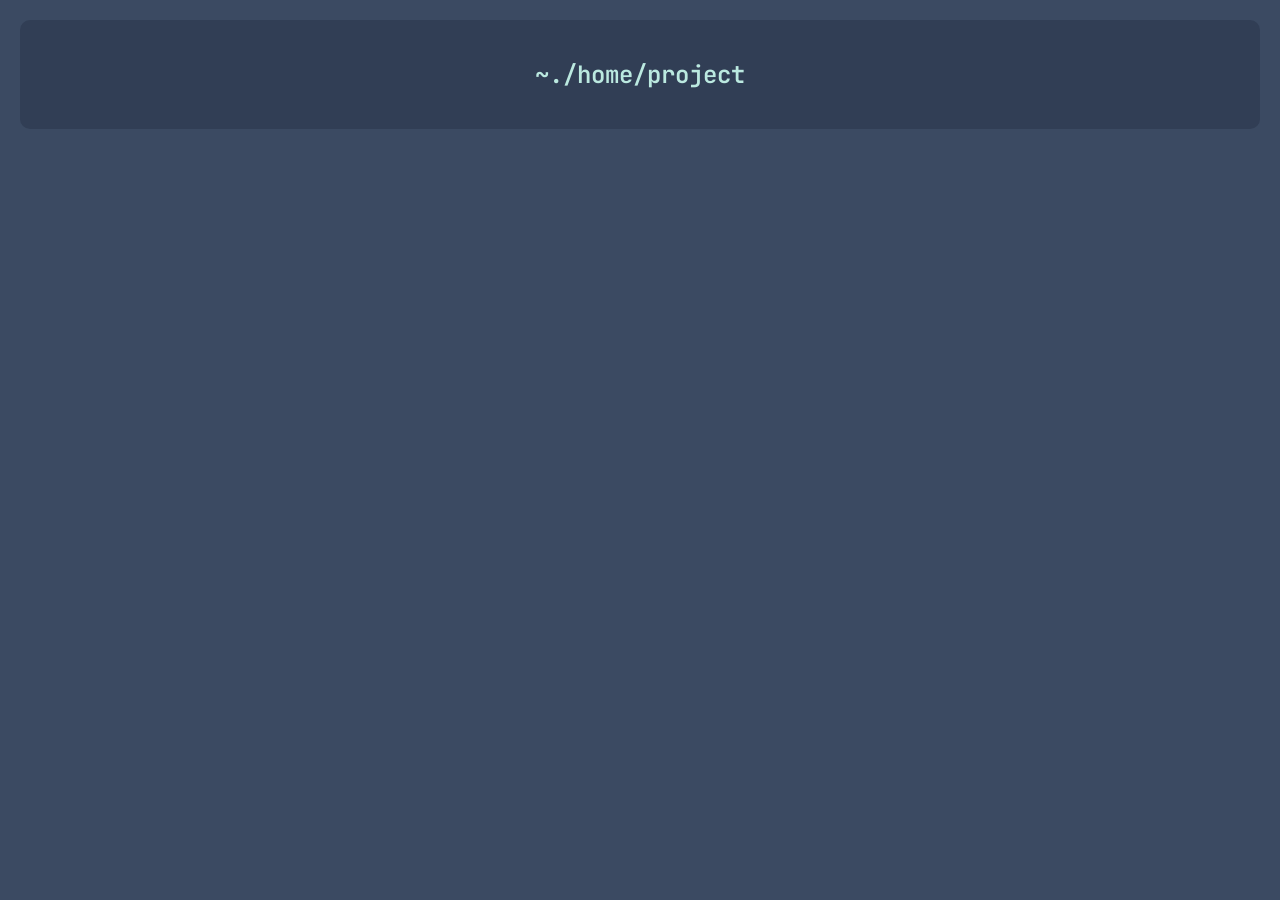
<file: blogs.html>
<!DOCTYPE html>
<html lang="en">
<head>
    <meta charset="UTF-8">
    <meta name="viewport" content="width=device-width, initial-scale=1.0">
    <link rel="stylesheet" href="style.css">
    <link rel="preconnect" href="https://fonts.googleapis.com">
    <link rel="preconnect" href="https://fonts.gstatic.com" crossorigin>
    <link href="https://fonts.googleapis.com/css2?family=JetBrains+Mono:wght@100;400;600&display=swap" rel="stylesheet">
    <title>Kouu's Documentation</title>
</head>
<body>
    <div class="container">
        <div id="top-box">
            <p class="text-double-highlight">~./home/project</p>
        </div>
    </div>
    <script src = "scripts.js"></script>
</body>
</html>
</file>
<file: style.css>
/* design token, system var */

:root {
    /* default dark mode colors */
    --bg-color: #3b4a62;
    --box-color: #313e55;
    --accent-color: #fe9841;
    --action-color: #bbe9e0;

    /* view transition variables to prevent IDE resolution warnings */
    --clip-x: 50%;
    --clip-y: 50%;
    --clip-r: 100%;
}

body.dark-mode {
    /* default light mode colors */
    --bg-color: #d8d2c3;
    --box-color: #cdc0af;
    --accent-color: #8b6f5c;
    --action-color: #513a2a;
}


/* base styling*/

body {
    margin: 0;
    padding: 0;
    background-color: var(--bg-color);
    background-attachment: fixed;
    min-height: 100vh;
    display: flex;
    justify-content: center;
    align-items: flex-start;
    transition: background-color 0.3s ease;
}


/* layout and containers */

.container {
    display: flex;
    flex-direction: column;
    gap: 20px;
    padding: 20px;
    width: 100%;
    max-width: 1600px;
    box-sizing: border-box;
}

.bottom-row {
    display: flex;
    flex-direction: row;
    gap: 20px;
    width: 100%;
    height: auto;
    align-items: stretch;
    border-radius: 10px;
}

.bottom-row2 {
    display: flex;
    flex-direction: row;
    gap: 20px;
}

.terminal-row {
    justify-content: center;
    width: 100%;
    margin-top: 10px;
}


/* individual grid components/cards */

#top-box {
    background-color: var(--box-color);
    padding: 15px;
    border-radius: 10px;
    display: flex;
    flex-direction: row;
    align-items: center;
    justify-content: center;
    gap: 40px;
}

#left-box {
    flex: 1;
    min-width: 0;
}

/* left column wrapper — inherits the flex:3 slot */
.left-col {
    flex: 3;
    display: flex;
    flex-direction: column;
    gap: 20px;
    min-width: 0;
    justify-content: space-between;
}

#right-box {
    flex: 7;
    min-height: 500px;
    width: 100%;
    box-sizing: border-box;
    min-width: 0;
    max-width: none;
    padding: 0;
}

.sub-container {
    background-color: var(--box-color);
    padding: 10px;
    border-radius: 10px;
    flex: 10;
    min-height: 7px;
    display: flex;
    flex-direction: column;
}

/* theme transition rules for containers */
#top-box,
#left-box,
#right-box,
#sysinfo-box,
.sub-container {
    transition: background-color 0.3s ease;
}


/* typography */

.text-primary {
    color: var(--accent-color);
    font-family: JetBrains Mono, monospace;
    font-size: 18px;
    font-weight: 400;
    line-height: 1.8;
    transition: color 0.3s ease;
}

.text-highlight {
    color: var(--action-color);
    font-family: JetBrains Mono, monospace;
    font-size: 18px;
    font-weight: 400;
    display: inline-block;
    transition: color 0.3s ease, transform 0.3s cubic-bezier(0.16, 1, 0.3, 1);
}

.text-double-highlight {
    color: var(--action-color);
    font-family: JetBrains Mono, monospace;
    font-size: 24px;
    font-weight: 600;
    transition: color 0.3s ease;
}

#image-caption {
    margin-top: 30px;
    margin-bottom: 8px;
    text-align: center;
    color: var(--accent-color);
    font-family: JetBrains Mono, monospace;
    font-size: 16px;
    font-weight: 500;
    transition: color 0.3s ease;
}


/* image containers and frames */
#img-holder {
    display: flex;
    justify-content: center;
    align-items: center;
    height: 100%;
    padding-top: 20px;
}

#img-holder img {
    border: 4px solid var(--accent-color);
    border-radius: 10px;
    max-width: 70%;
    height: auto;
    transition: border-color 0.3s ease;
}

/* audio and layout utilities */
#audio-control {
    margin-left: auto;
}

#LD-mode {
    margin-left: auto;
}

/* theme toggle button */
#theme-toggle {
    display: inline-flex;
    align-items: center;
    justify-content: center;
    position: relative;
    width: 28px;
    height: 28px;
    cursor: pointer;
    overflow: hidden;
}

.theme-icon {
    position: absolute;
    width: 24px;
    height: 24px;
    color: var(--action-color);
    transition: color 0.3s ease, transform 0.4s cubic-bezier(0.4, 0, 0.2, 1), opacity 0.4s ease;
}

/* moon-sun display */
.sun-icon {
    opacity: 0;
    transform: rotate(-90deg) scale(0);
}

.moon-icon {
    opacity: 1;
    transform: rotate(0deg) scale(1);
}

/* light mode display */
body.dark-mode .sun-icon {
    opacity: 1;
    transform: rotate(0deg) scale(1);
}

body.dark-mode .moon-icon {
    opacity: 0;
    transform: rotate(90deg) scale(0);
}

/* hover and active micro-animations */
#theme-toggle:hover .moon-icon {
    transform: scale(1.1) rotate(-15deg);
}

body.dark-mode #theme-toggle:hover .sun-icon {
    transform: scale(1.1) rotate(15deg);
}

#theme-toggle:active .theme-icon {
    transform: scale(0.9);
}

#nav-links {
    display: flex;
    gap: 30px;
    justify-content: center;
}

#nav-links a {
    text-decoration: none;
}

.nav-active {
    border-bottom: 2px solid var(--accent-color);
}

.nav-links {
    display: flex;
    justify-content: right;
    align-items: center;
    flex: 4;
    height: 100%;
    margin-right: 49px;
    text-align: center;
}

#contact {
    text-align: center;
}

/* navigation */
a:hover .text-highlight {
    color: var(--accent-color);
    transform: translateY(-3px) scale(1.05);
    cursor: pointer;
}

a:active .text-highlight {
    transform: translateY(-1px) scale(0.98);
}

/* social media */
.social-container {
    display: flex;
    flex-direction: row;
    align-items: center;
    justify-content: center;
    gap: 20px;
}

.social-icon {
    width: 40px;
    height: auto;
    color: var(--action-color);
    transition: color 0.3s ease, transform 0.3s cubic-bezier(0.16, 1, 0.3, 1);
}

.social-icon-small {
    width: 25px;
    height: auto;
    color: var(--action-color);
    transition: color 0.3s ease, transform 0.3s cubic-bezier(0.16, 1, 0.3, 1);
}

/* fill */
.social-icon path,
.social-icon-small path {
    fill: currentColor;
}

/* hovering */
a:hover .social-icon,
a:hover .social-icon-small {
    color: var(--accent-color);
    transform: translateY(-3px) scale(1.05);
}

a:active .social-icon,
a:active .social-icon-small {
    transform: translateY(-1px) scale(0.98);
}


/* responsive design */

@media screen and (max-width: 768px) {

    .bottom-row,
    .bottom-row2 {
        flex-direction: column;
        align-items: stretch;
        height: auto;
    }

    #top-box {
        height: auto;
    }

    #left-box {
        min-height: auto;
        white-space: pre-wrap;
        overflow-wrap: break-word;
    }

    #right-box {
        min-height: auto;
        padding: 0;
    }

    .social-container {
        display: flex;
        justify-content: center;
        gap: 20px;
        white-space: normal;
    }
}

/* view transitions */
::view-transition-old(root),
::view-transition-new(root) {
    animation: none;
    mix-blend-mode: normal;
}

/* view-transition */
::view-transition-new(root) {
    z-index: 9999;
    animation: circular-reveal 0.75s cubic-bezier(0.16, 1, 0.3, 1) forwards;
}

::view-transition-old(root) {
    z-index: 1;
}

/* view-transition */
@keyframes circular-reveal {
    from {
        clip-path: circle(4px at var(--clip-x, 50%) var(--clip-y, 50%));
    }

    to {
        clip-path: circle(var(--clip-r, 100%) at var(--clip-x, 50%) var(--clip-y, 50%));
    }
}

/* Terminal component */
.terminal-container {
    background-color: var(--box-color);
    border-radius: 10px;
    width: 100%;
    max-width: 800px;
    box-sizing: border-box;
    display: flex;
    flex-direction: column;
    overflow: hidden;
    box-shadow: 0 10px 30px rgba(0, 0, 0, 0.15);
    border: 1px solid rgba(255, 255, 255, 0.05);
    transition: background-color 0.3s ease, border-color 0.3s ease, box-shadow 0.3s ease;
}
#right-box .terminal-body {
    display: flex;
    flex-direction: column;
    overflow-y: auto;
    max-height: calc(100vh - 120px);
}

body.dark-mode .terminal-container {
    border-color: rgba(0, 0, 0, 0.08);
    box-shadow: 0 10px 30px rgba(0, 0, 0, 0.05);
}

.terminal-header {
    background-color: rgba(0, 0, 0, 0.15);
    padding: 12px 18px;
    display: flex;
    align-items: center;
    gap: 8px;
    border-bottom: 1px solid rgba(0, 0, 0, 0.1);
}

body.dark-mode .terminal-header {
    background-color: rgba(0, 0, 0, 0.05);
    border-bottom: 1px solid rgba(0, 0, 0, 0.03);
}

.terminal-dot {
    width: 10px;
    height: 10px;
    border-radius: 50%;
    display: inline-block;
}

.red-dot { background-color: #ff5f56; }
.yellow-dot { background-color: #ffbd2e; }
.green-dot { background-color: #27c93f; }

.terminal-title {
    color: var(--accent-color);
    font-family: 'JetBrains Mono', monospace;
    font-size: 13px;
    margin-left: 10px;
    opacity: 0.8;
    transition: color 0.3s ease;
}

.terminal-body {
    padding: 24px;
    font-family: 'JetBrains Mono', monospace;
    font-size: 16px;
    line-height: 1.6;
    flex-grow: 1;
}

#left-box .terminal-body {
    display: flex;
    flex-direction: column;
    justify-content: space-between;
    box-sizing: border-box;
}

.terminal-line {
    color: var(--accent-color);
    margin: 6px 0;
    transition: color 0.3s ease;
}

.terminal-prompt {
    color: var(--action-color);
    opacity: 0.8;
    margin-right: 8px;
    transition: color 0.3s ease;
}

.terminal-error {
    color: #ff5f56;
    margin: 6px 0 16px 0;
    font-weight: 600;
}

.terminal-json {
    color: var(--accent-color);
    background-color: rgba(0, 0, 0, 0.12);
    padding: 18px;
    border-radius: 6px;
    margin: 16px 0;
    white-space: pre;
    overflow-x: auto;
    border-left: 3px solid var(--accent-color);
    transition: color 0.3s ease, background-color 0.3s ease, border-left-color 0.3s ease;
}

body.dark-mode .terminal-json {
    background-color: rgba(0, 0, 0, 0.04);
}

.json-key {
    color: var(--accent-color);
    font-weight: 600;
    transition: color 0.3s ease;
}

.json-string {
    color: var(--action-color);
    transition: color 0.3s ease;
}

.json-boolean {
    color: #ffbd2e;
}

.terminal-cursor {
    display: inline-block;
    width: 8px;
    height: 16px;
    background-color: var(--action-color);
    vertical-align: middle;
    margin-left: 2px;
    animation: blink 1s step-end infinite;
    transition: background-color 0.3s ease;
}

@keyframes blink {
    50% { opacity: 0; }
}

@media screen and (max-width: 768px) {
    .terminal-body {
        padding: 16px;
        font-size: 14px;
    }
}

/* ==========================================================================
   GitHub Heatmap Component
   ========================================================================== */

/* --- Heatmap Theme Variables --- */
:root {
    --heatmap-0: #263042;
    --heatmap-1: rgba(187, 233, 224, 0.25);
    --heatmap-2: rgba(187, 233, 224, 0.50);
    --heatmap-3: rgba(187, 233, 224, 0.75);
    --heatmap-4: var(--action-color);
}

body.dark-mode {
    --heatmap-0: #bcae9c;
    --heatmap-1: rgba(81, 58, 42, 0.25);
    --heatmap-2: rgba(81, 58, 42, 0.50);
    --heatmap-3: rgba(81, 58, 42, 0.75);
    --heatmap-4: var(--action-color);
}

/* --- Container & Double-Bezel Layout --- */
.heatmap-section {
    border: 1px solid rgba(255, 255, 255, 0.05);
    background-color: var(--bg-color);
    padding: 2px;
    border-radius: 12px;
    margin-top: auto;
    position: relative;
    box-sizing: border-box;
    transition: background-color 0.3s ease, border-color 0.3s ease;
}

body.dark-mode .heatmap-section {
    border-color: rgba(0, 0, 0, 0.08);
}

.heatmap-header {
    padding: 12px 18px 8px 18px;
    display: flex;
    justify-content: space-between;
    align-items: center;
    font-family: 'JetBrains Mono', monospace;
}

.heatmap-header h3 {
    margin: 0;
    color: var(--action-color);
    font-size: 16px;
    font-weight: 600;
}

#total-contributions {
    color: var(--accent-color);
    font-size: 13px;
}

.heatmap-inner-wrap {
    border: 1px solid rgba(0, 0, 0, 0.1);
    background-color: var(--box-color);
    padding: 1.25rem 1.25rem 0.5rem 1.25rem;
    border-radius: 8px;
    transition: background-color 0.3s ease, border-color 0.3s ease;
}

/* --- Inner Layout Alignment --- */
.heatmap-container-inner {
    display: flex;
    flex-direction: row;
    align-items: flex-start;
}

@media screen and (min-width: 1024px) {
    .heatmap-container-inner {
        justify-content: center;
    }
}

.heatmap-days-labels {
    display: grid;
    grid-template-rows: repeat(7, 14px);
    row-gap: 4px;
    padding-top: 19px; /* Aligns with the grid cells under the months row (15px height + 4px margin) */
    font-family: 'JetBrains Mono', monospace;
    font-size: 10px;
    color: var(--accent-color);
    opacity: 0.8;
    text-align: right;
    padding-right: 10px;
    box-sizing: border-box;
    width: 38px;
    flex-shrink: 0;
}

.heatmap-days-labels div {
    height: 14px;
    line-height: 14px;
}

.heatmap-grid-wrapper {
    display: flex;
    flex-direction: column;
    flex-grow: 1;
    overflow-x: auto;
    overflow-y: hidden;
    padding-bottom: 8px;
    -webkit-overflow-scrolling: touch;
    min-width: 0;
}

/* --- Scrollbar Customizations --- */
.heatmap-grid-wrapper::-webkit-scrollbar {
    height: 6px;
}
.heatmap-grid-wrapper::-webkit-scrollbar-track {
    background: var(--bg-color);
    border-radius: 3px;
}
.heatmap-grid-wrapper::-webkit-scrollbar-thumb {
    background: var(--action-color);
    border-radius: 3px;
}

/* --- Months labels row --- */
.heatmap-months-labels {
    display: flex;
    gap: 4px;
    height: 15px;
    margin-bottom: 4px;
    box-sizing: border-box;
}

.month-label {
    width: 14px;
    font-size: 10px;
    color: var(--accent-color);
    opacity: 0.8;
    font-family: 'JetBrains Mono', monospace;
    white-space: nowrap;
    overflow: visible;
    flex-shrink: 0;
}

/* --- Contribution Grid --- */
.heatmap-grid {
    display: flex;
    gap: 4px;
}

.heatmap-column {
    display: flex;
    flex-direction: column;
    gap: 4px;
    flex-shrink: 0;
}

/* --- Cells & Interactions --- */
.heatmap-cell {
    width: 14px;
    height: 14px;
    border-radius: 3px;
    transition: transform 0.2s ease, background-color 0.3s ease;
    cursor: pointer;
    box-sizing: border-box;
}

.heatmap-cell:hover {
    transform: scale(1.3);
    background-color: var(--accent-color) !important; 
    z-index: 10;
}

.heatmap-cell.level-0 { background-color: var(--heatmap-0); }
.heatmap-cell.level-1 { background-color: var(--heatmap-1); }
.heatmap-cell.level-2 { background-color: var(--heatmap-2); }
.heatmap-cell.level-3 { background-color: var(--heatmap-3); }
.heatmap-cell.level-4 { background-color: var(--heatmap-4); }

/* --- Footer and Legend --- */
.heatmap-footer {
    display: flex;
    justify-content: space-between;
    align-items: center;
    padding: 12px 0 4px 38px; /* Pad left to align with grid start (matching labels width) */
    font-family: 'JetBrains Mono', monospace;
    font-size: 11px;
    color: var(--accent-color);
}

.heatmap-help {
    opacity: 0.7;
    cursor: pointer;
    text-decoration: none;
    transition: color 0.3s ease, opacity 0.3s ease;
}

.heatmap-help:hover {
    text-decoration: underline;
    color: var(--action-color);
    opacity: 1;
}

.heatmap-legend {
    display: flex;
    align-items: center;
    gap: 4px;
}

.heatmap-legend span {
    margin: 0 4px;
    opacity: 0.8;
}

.heatmap-legend .heatmap-cell {
    cursor: default;
}

.heatmap-legend .heatmap-cell:hover {
    transform: none;
}

/* --- Tooltip --- */
.heatmap-tooltip {
    background: rgba(49, 62, 85, 0.75);
    backdrop-filter: blur(8px);
    -webkit-backdrop-filter: blur(8px);
    border: 1px solid rgba(255, 255, 255, 0.1);
    color: var(--action-color);
    font-family: 'JetBrains Mono', monospace;
    padding: 0.5rem 1rem;
    border-radius: 4px;
    font-size: 12px;
    z-index: 100;
    transition: opacity 0.2s ease;
    pointer-events: none;
    position: absolute;
    box-shadow: 0 8px 32px 0 rgba(0, 0, 0, 0.25);
}

body.dark-mode .heatmap-tooltip {
    background: rgba(205, 192, 175, 0.75);
    border-color: rgba(0, 0, 0, 0.15);
    box-shadow: 0 8px 32px 0 rgba(0, 0, 0, 0.1);
}

/* ==========================================================================
   Sys-Info Terminal Window
   ========================================================================== */

#sysinfo-box {
    max-width: none;
    width: 100%;
    box-sizing: border-box;
}

/* Override terminal-body to remove default padding and use a tighter fit */
.sysinfo-terminal-body {
    padding: 20px 24px;
    display: flex;
    flex-direction: column;
    gap: 10px;
}

/* Remove the two-column grid; single column fits the narrow left gutter */
.sysinfo-grid {
    display: contents;
}

.sysinfo-col {
    display: contents;
}

/* Thin divider between static info and weather section */
.sysinfo-divider {
    height: 1px;
    background-color: rgba(255, 255, 255, 0.06);
    margin: 4px 0;
    transition: background-color 0.3s ease;
}

body.dark-mode .sysinfo-divider {
    background-color: rgba(0, 0, 0, 0.1);
}

.sysinfo-row {
    display: flex;
    align-items: baseline;
    line-height: 1.6;
}

.sysinfo-key {
    color: var(--action-color);
    min-width: 62px;
    flex-shrink: 0;
    font-size: 13px;
    opacity: 0.9;
    transition: color 0.3s ease;
}

/* "::" separator via CSS — no extra markup */
.sysinfo-key::after {
    content: ' ::';
    opacity: 0.35;
    margin-right: 8px;
    color: var(--accent-color);
    transition: color 0.3s ease;
}

.sysinfo-val {
    color: var(--accent-color);
    font-size: 13px;
    opacity: 0.85;
    transition: color 0.3s ease, opacity 0.4s ease;
}

/* loading shimmer state */
.sysinfo-val.loading {
    opacity: 0.35;
    animation: shimmer-pulse 1.4s ease-in-out infinite;
}

@keyframes shimmer-pulse {
    0%, 100% { opacity: 0.35; }
    50%       { opacity: 0.6; }
}

/* vertical separator — not needed in single-column; hide it */
.sysinfo-col:last-child {
    border-left: none;
    padding-left: 0;
}

@media screen and (max-width: 768px) {
    .left-col {
        flex-direction: row;
        flex-wrap: wrap;
    }
    #left-box,
    #sysinfo-box {
        flex: 1 1 100%;
    }
    .sysinfo-col:last-child {
        border-top: 1px solid rgba(255, 255, 255, 0.06);
        padding-top: 8px;
        margin-top: 4px;
    }
    body.dark-mode .sysinfo-col:last-child {
        border-top-color: rgba(0, 0, 0, 0.1);
    }
}

/* ==========================================================================
   JSON / Visual Toggle Switcher & Technology Visual Cards
   ========================================================================== */

.hidden {
    display: none !important;
}

.terminal-toggle-container {
    margin-left: auto;
    display: flex;
    gap: 4px;
    background-color: rgba(0, 0, 0, 0.25);
    padding: 3px;
    border-radius: 6px;
    border: 1px solid rgba(255, 255, 255, 0.05);
}

body.dark-mode .terminal-toggle-container {
    background-color: rgba(0, 0, 0, 0.08);
    border-color: rgba(0, 0, 0, 0.05);
}

.toggle-tab {
    font-family: 'JetBrains Mono', monospace;
    font-size: 11px;
    font-weight: 600;
    background: transparent;
    border: none;
    color: var(--accent-color);
    padding: 4px 12px;
    border-radius: 4px;
    cursor: pointer;
    opacity: 0.6;
    transition: all 0.2s cubic-bezier(0.16, 1, 0.3, 1);
}

.toggle-tab:hover {
    opacity: 0.9;
    color: var(--action-color);
}

.toggle-tab.active {
    opacity: 1;
    background-color: var(--action-color);
    color: var(--bg-color);
}

body.dark-mode .toggle-tab.active {
    background-color: var(--action-color);
    color: var(--bg-color);
}

#about-me-visual-view {
    display: flex;
    flex-direction: column;
    gap: 24px;
}

.tech-section {
    display: flex;
    flex-direction: column;
    gap: 12px;
}

.tech-section-title {
    margin: 0;
    font-family: 'JetBrains Mono', monospace;
    font-size: 13px;
    font-weight: 600;
    color: var(--action-color);
    display: flex;
    align-items: center;
    gap: 8px;
    border-bottom: 1px dashed rgba(255, 255, 255, 0.1);
    padding-bottom: 6px;
    transition: color 0.3s ease;
}

body.dark-mode .tech-section-title {
    border-bottom-color: rgba(0, 0, 0, 0.08);
}

.tech-grid {
    display: grid;
    grid-template-columns: repeat(auto-fill, minmax(220px, 1fr));
    gap: 12px;
}

.tech-card {
    background-color: rgba(0, 0, 0, 0.12);
    border: 1px solid rgba(255, 255, 255, 0.04);
    padding: 10px 14px;
    border-radius: 10px;
    display: flex;
    align-items: center;
    gap: 12px;
    transition: transform 0.2s cubic-bezier(0.16, 1, 0.3, 1), background-color 0.3s ease, border-color 0.3s ease;
    cursor: default;
}

body.dark-mode .tech-card {
    background-color: rgba(255, 255, 255, 0.3);
    border-color: rgba(0, 0, 0, 0.04);
}

.tech-card:hover {
    transform: translateY(-2px) scale(1.02);
    border-color: var(--action-color);
    background-color: rgba(0, 0, 0, 0.18);
}

body.dark-mode .tech-card:hover {
    background-color: rgba(255, 255, 255, 0.45);
}

.tech-card:active {
    transform: translateY(-1px) scale(0.98);
}

.tech-icon {
    width: 24px;
    height: 24px;
    object-fit: contain;
    flex-shrink: 0;
    filter: drop-shadow(0 2px 4px rgba(0,0,0,0.15));
}

.tech-info {
    display: flex;
    flex-direction: column;
    gap: 2px;
    min-width: 0;
}

.tech-name {
    font-family: 'JetBrains Mono', monospace;
    font-size: 13px;
    font-weight: 600;
    color: var(--accent-color);
    white-space: nowrap;
    overflow: hidden;
    text-overflow: ellipsis;
    transition: color 0.3s ease;
}

.tech-desc {
    font-family: 'JetBrains Mono', monospace;
    font-size: 10px;
    color: var(--accent-color);
    opacity: 0.65;
    white-space: nowrap;
    overflow: hidden;
    text-overflow: ellipsis;
    transition: color 0.3s ease;
}

/* ==========================================================================
   Interests Subpage Styles
   ========================================================================== */

.interests-intro {
    font-family: 'JetBrains Mono', monospace;
    font-size: 15px;
    color: var(--accent-color);
    margin-bottom: 24px;
    line-height: 1.6;
}

.interests-grid {
    display: grid;
    grid-template-columns: repeat(auto-fit, minmax(320px, 1fr));
    gap: 20px;
    width: 100%;
}

.interest-card {
    background-color: rgba(0, 0, 0, 0.12);
    border: 1px solid rgba(255, 255, 255, 0.04);
    padding: 24px;
    border-radius: 10px;
    display: flex;
    flex-direction: column;
    gap: 14px;
    transition: transform 0.2s cubic-bezier(0.16, 1, 0.3, 1), border-color 0.3s ease, background-color 0.3s ease;
}

body.dark-mode .interest-card {
    background-color: rgba(255, 255, 255, 0.3);
    border-color: rgba(0, 0, 0, 0.04);
}

.interest-card:hover {
    transform: translateY(-4px);
    border-color: var(--action-color);
    background-color: rgba(0, 0, 0, 0.16);
}

body.dark-mode .interest-card:hover {
    background-color: rgba(255, 255, 255, 0.45);
}

.interest-card-header {
    display: flex;
    align-items: center;
    gap: 12px;
}

.interest-card-icon {
    font-size: 20px;
}

.interest-card-title {
    font-family: 'JetBrains Mono', monospace;
    font-size: 16px;
    font-weight: 600;
    color: var(--action-color);
    margin: 0;
}

.interest-card-body {
    font-family: 'JetBrains Mono', monospace;
    font-size: 13px;
    color: var(--accent-color);
    line-height: 1.6;
    margin: 0;
    opacity: 0.85;
}

.interest-tags {
    display: flex;
    flex-wrap: wrap;
    gap: 8px;
    margin-top: auto;
}

.interest-tag {
    font-family: 'JetBrains Mono', monospace;
    font-size: 11px;
    background-color: rgba(0, 0, 0, 0.2);
    color: var(--action-color);
    padding: 4px 8px;
    border-radius: 4px;
    border: 1px solid rgba(255, 255, 255, 0.05);
}

body.dark-mode .interest-tag {
    background-color: rgba(0, 0, 0, 0.05);
    border-color: rgba(0, 0, 0, 0.03);
}

/* ==========================================================================
   Projects Subpage Styles
   ========================================================================== */

.projects-intro {
    font-family: 'JetBrains Mono', monospace;
    font-size: 15px;
    color: var(--accent-color);
    margin-bottom: 24px;
    line-height: 1.6;
}

.projects-grid {
    display: grid;
    grid-template-columns: repeat(auto-fit, minmax(320px, 1fr));
    gap: 20px;
    width: 100%;
}

.project-card {
    background-color: rgba(0, 0, 0, 0.12);
    border: 1px solid rgba(255, 255, 255, 0.04);
    padding: 24px;
    border-radius: 10px;
    display: flex;
    flex-direction: column;
    gap: 16px;
    transition: transform 0.2s cubic-bezier(0.16, 1, 0.3, 1), border-color 0.3s ease, background-color 0.3s ease;
    text-decoration: none;
    cursor: pointer;
}

body.dark-mode .project-card {
    background-color: rgba(255, 255, 255, 0.3);
    border-color: rgba(0, 0, 0, 0.04);
}

.project-card:hover {
    transform: translateY(-4px);
    border-color: var(--action-color);
    background-color: rgba(0, 0, 0, 0.16);
}

body.dark-mode .project-card:hover {
    background-color: rgba(255, 255, 255, 0.45);
}

.project-card-header {
    display: flex;
    justify-content: space-between;
    align-items: center;
}

.project-title {
    font-family: 'JetBrains Mono', monospace;
    font-size: 16px;
    font-weight: 600;
    color: var(--action-color);
    margin: 0;
}

.project-github-icon {
    width: 18px;
    height: 18px;
    color: var(--accent-color);
    transition: color 0.3s ease;
}

.project-card:hover .project-github-icon {
    color: var(--action-color);
}

.project-desc {
    font-family: 'JetBrains Mono', monospace;
    font-size: 13px;
    color: var(--accent-color);
    line-height: 1.6;
    margin: 0;
    opacity: 0.85;
}

.project-tags {
    display: flex;
    flex-wrap: wrap;
    gap: 8px;
    margin-top: auto;
}

.project-tag {
    font-family: 'JetBrains Mono', monospace;
    font-size: 11px;
    background-color: rgba(0, 0, 0, 0.2);
    color: var(--action-color);
    padding: 4px 8px;
    border-radius: 4px;
    border: 1px solid rgba(255, 255, 255, 0.05);
}

body.dark-mode .project-tag {
    background-color: rgba(0, 0, 0, 0.05);
    border-color: rgba(0, 0, 0, 0.03);
}

/* ==========================================================================
   Blog Subpage Styles
   ========================================================================== */

.blog-intro {
    font-family: 'JetBrains Mono', monospace;
    font-size: 15px;
    color: var(--accent-color);
    margin-bottom: 24px;
    line-height: 1.6;
}

.blog-list {
    display: flex;
    flex-direction: column;
    gap: 20px;
    width: 100%;
}

.blog-card {
    background-color: rgba(0, 0, 0, 0.12);
    border: 1px solid rgba(255, 255, 255, 0.04);
    padding: 24px;
    border-radius: 10px;
    display: flex;
    flex-direction: column;
    gap: 12px;
    transition: transform 0.2s cubic-bezier(0.16, 1, 0.3, 1), border-color 0.3s ease, background-color 0.3s ease;
    text-decoration: none;
    cursor: pointer;
}

body.dark-mode .blog-card {
    background-color: rgba(255, 255, 255, 0.3);
    border-color: rgba(0, 0, 0, 0.04);
}

.blog-card:hover {
    transform: translateY(-2px);
    border-color: var(--action-color);
    background-color: rgba(0, 0, 0, 0.16);
}

body.dark-mode .blog-card:hover {
    background-color: rgba(255, 255, 255, 0.45);
}

.blog-card-meta {
    display: flex;
    flex-wrap: wrap;
    align-items: center;
    gap: 10px;
    font-family: 'JetBrains Mono', monospace;
    font-size: 11px;
    color: var(--accent-color);
    opacity: 0.7;
}

.blog-meta-dot {
    width: 4px;
    height: 4px;
    border-radius: 50%;
    background-color: var(--accent-color);
    display: inline-block;
    opacity: 0.5;
}

.blog-title {
    font-family: 'JetBrains Mono', monospace;
    font-size: 16px;
    font-weight: 600;
    color: var(--action-color);
    margin: 0;
    line-height: 1.4;
}

.blog-desc {
    font-family: 'JetBrains Mono', monospace;
    font-size: 13px;
    color: var(--accent-color);
    line-height: 1.6;
    margin: 0;
    opacity: 0.85;
}

.blog-tags {
    display: flex;
    flex-wrap: wrap;
    gap: 8px;
    margin-top: 4px;
}

.blog-tag {
    font-family: 'JetBrains Mono', monospace;
    font-size: 10px;
    background-color: rgba(0, 0, 0, 0.2);
    color: var(--action-color);
    padding: 3px 6px;
    border-radius: 4px;
    border: 1px solid rgba(255, 255, 255, 0.05);
}

body.dark-mode .blog-tag {
    background-color: rgba(0, 0, 0, 0.05);
    border-color: rgba(0, 0, 0, 0.03);
}
</file>
<file: project/interest-styles.css>
.interest-container {
    display: flex;
    flex-direction: column;
    gap: 20px;
    width: 100%;
    height: auto;
    align-items: flex-start;
    border-radius: 10px;
}
.interest-box1{
    background-color: var(--box-color);
    padding: 15px;
    border-radius: 10px;
    display: flex;
    flex-direction: column;
    align-items: center;
    justify-content: center;
    gap: 40px;
    width: 50%;
    height: auto;
}
</file>
